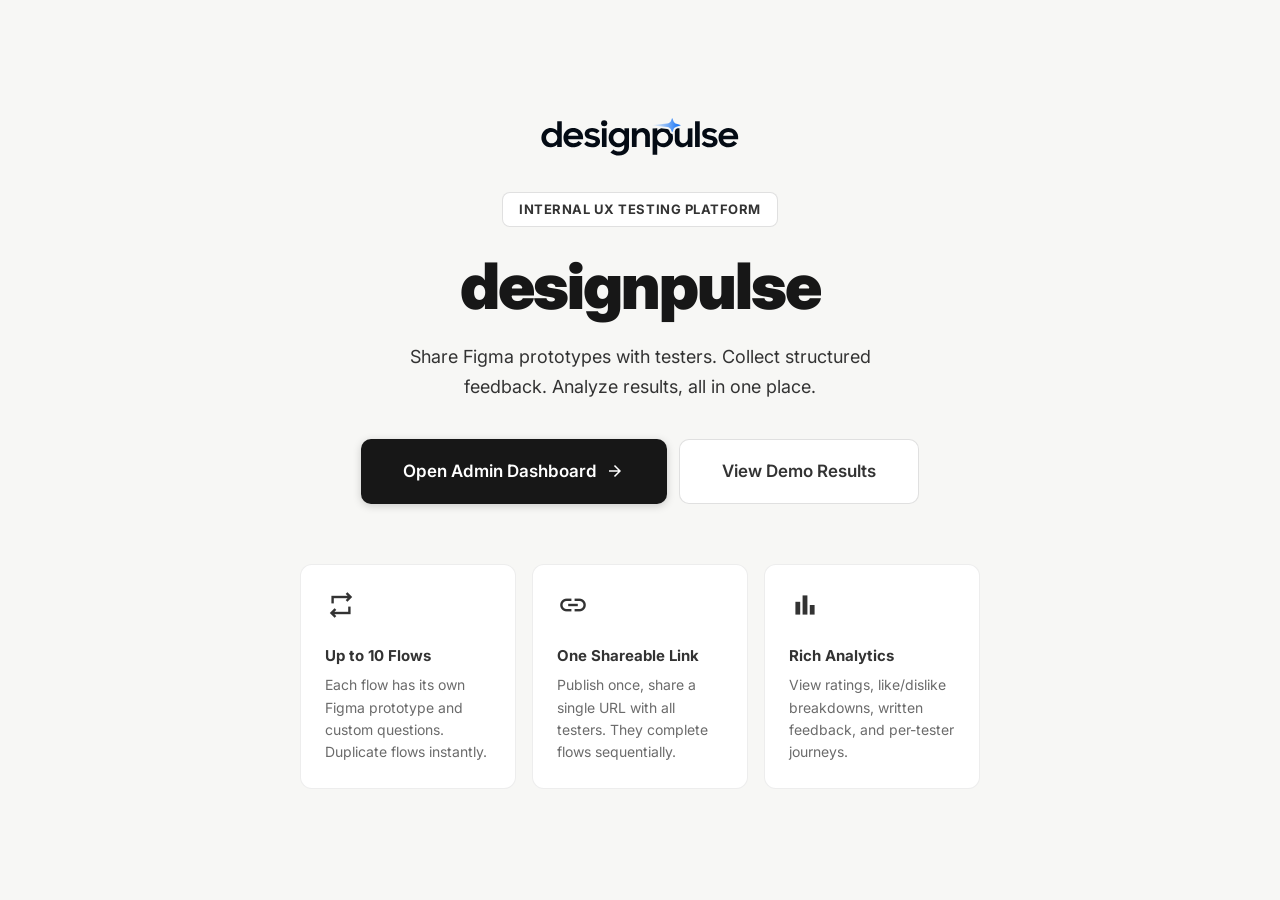
<file: index.html>
<!DOCTYPE html>
<html lang="en">
<head>
  <meta charset="UTF-8">
  <meta name="viewport" content="width=device-width, initial-scale=1.0">
  <title>designpulse · UX Testing Platform</title>
  <meta name="description" content="designpulse - share Figma prototypes with testers and collect structured feedback">
  <link rel="stylesheet" href="css/globals.css">
  <style>
    .hero {
      min-height: 100vh;
      background: var(--bg-surface);
      display: flex;
      align-items: center;
      justify-content: center;
      padding: 40px 20px;
      text-align: center;
    }
    .hero-content { max-width: 680px; }
    .hero-badge {
      display: inline-flex; align-items: center; gap: 8px;
      background: var(--bg-card); border: 1px solid var(--border-default);
      border-radius: var(--radius-sm); padding: 6px 16px;
      font-size: 0.8125rem; font-weight: 700; color: var(--text-secondary);
      letter-spacing: 0.04em; text-transform: uppercase; margin-bottom: 24px;
    }
    .hero-title { font-size: clamp(2.5rem, 6vw, 4rem); font-weight: 900; letter-spacing: -0.03em; line-height: 1.1; margin-bottom: 20px; }
    .hero-subtitle { font-size: 1.125rem; color: var(--text-secondary); line-height: 1.7; margin-bottom: 36px; max-width: 500px; margin-left: auto; margin-right: auto; }
    .hero-cta { display: flex; gap: 12px; justify-content: center; flex-wrap: wrap; }
    .hero-features { display: grid; grid-template-columns: repeat(3, 1fr); gap: 16px; margin-top: 60px; text-align: left; }
    .feature-card {
      background: var(--bg-card); border: 1px solid var(--border-subtle);
      border-radius: var(--radius-xl); padding: 24px;
    }
    .feature-icon { font-size: 1.5rem; margin-bottom: 12px; }
    .feature-title { font-size: 0.9375rem; font-weight: 700; margin-bottom: 6px; }
    .feature-desc { font-size: 0.875rem; color: var(--text-tertiary); line-height: 1.6; }
    @media (max-width: 768px) { .hero-features { grid-template-columns: 1fr; } }
  </style>
</head>
<body>
  <div class="hero">
    <div class="hero-content">
      <img src="designpulse.svg?v=1" alt="designpulse" style="width:200px;height:auto;margin:0 auto 28px">
      <div class="hero-badge">Internal UX Testing Platform</div>
      <h1 class="hero-title">
        designpulse
      </h1>
      <p class="hero-subtitle">
        Share Figma prototypes with testers. Collect structured feedback. Analyze results, all in one place.
      </p>
      <div class="hero-cta">
        <a href="admin/login.html" class="btn btn-primary btn-xl">
          Open Admin Dashboard
          <span class="material-symbols-outlined" aria-hidden="true">arrow_forward</span>
        </a>
        <a href="admin/login.html" class="btn btn-secondary btn-xl">
          View Demo Results
        </a>
      </div>

      <div class="hero-features">
        <div class="feature-card">
          <div class="feature-icon"><span class="material-symbols-outlined icon-lg" aria-hidden="true">repeat</span></div>
          <div class="feature-title">Up to 10 Flows</div>
          <div class="feature-desc">Each flow has its own Figma prototype and custom questions. Duplicate flows instantly.</div>
        </div>
        <div class="feature-card">
          <div class="feature-icon"><span class="material-symbols-outlined icon-lg" aria-hidden="true">link</span></div>
          <div class="feature-title">One Shareable Link</div>
          <div class="feature-desc">Publish once, share a single URL with all testers. They complete flows sequentially.</div>
        </div>
        <div class="feature-card">
          <div class="feature-icon"><span class="material-symbols-outlined icon-lg" aria-hidden="true">bar_chart</span></div>
          <div class="feature-title">Rich Analytics</div>
          <div class="feature-desc">View ratings, like/dislike breakdowns, written feedback, and per-tester journeys.</div>
        </div>
      </div>
    </div>
  </div>

  <script src="js/store.js"></script>
  <script>
    // Auto-redirect if already logged in
    if (DTH.Auth.isLoggedIn()) {
      window.location.href = 'admin/index.html';
    }
  </script>
</body>
</html>
</file>
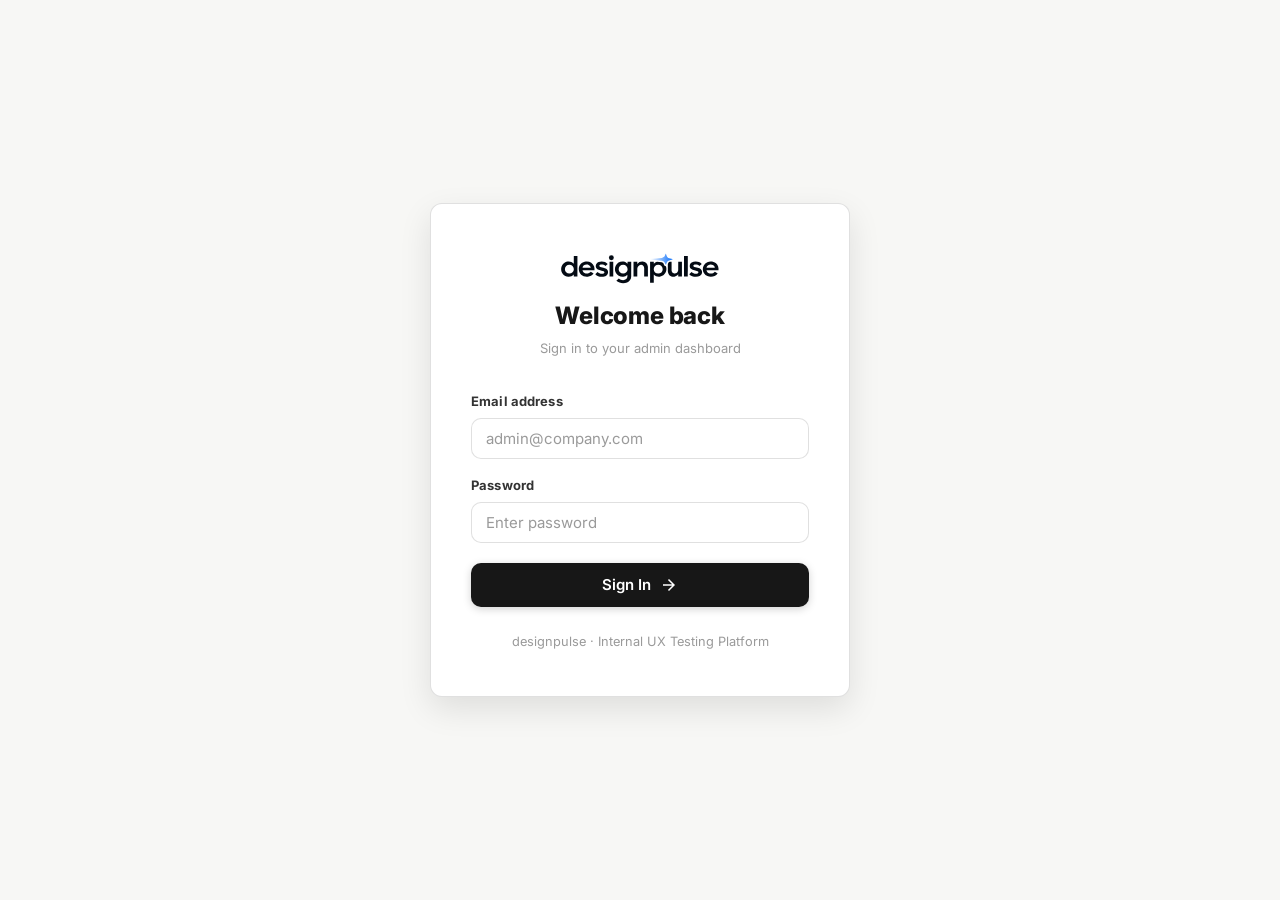
<file: admin/index.html>
<!DOCTYPE html>
<html lang="en">
<head>
  <meta charset="UTF-8">
  <meta name="viewport" content="width=device-width, initial-scale=1.0">
  <title>Dashboard · designpulse</title>
  <meta name="description" content="Admin dashboard for designpulse - manage your UX testing studies">
  <link rel="stylesheet" href="../css/globals.css">
  <style>
    .study-card {
      position: relative;
      display: flex;
      flex-direction: column;
      background: var(--bg-card);
      border: 1px solid var(--border-subtle);
      border-radius: var(--radius-xl);
      overflow: hidden;
      transition: all var(--transition-fast);
      cursor: pointer;
    }
    .study-card:hover {
      border-color: var(--border-default);
      box-shadow: var(--shadow-md);
      transform: translateY(-2px);
    }
    .study-card-delete-btn {
      flex-shrink: 0;
      width: 28px;
      height: 28px;
      border-radius: var(--radius-sm);
      border: 1px solid rgba(239,68,68,0.25);
      background: rgba(239,68,68,0.08);
      color: var(--text-danger);
      display: flex;
      align-items: center;
      justify-content: center;
      opacity: 0;
      transition: opacity var(--transition-fast), background var(--transition-fast);
      cursor: pointer;
    }
    .study-card:hover .study-card-delete-btn { opacity: 1; }
    .study-card-delete-btn:hover { background: rgba(239,68,68,0.16); }
    .study-card-header-tags {
      display: flex;
      align-items: center;
      gap: 8px;
      flex-shrink: 0;
    }
    .study-card-header {
      padding: 22px 24px 16px;
      display: flex;
      align-items: flex-start;
      justify-content: space-between;
      gap: 12px;
    }
    .study-card-meta {
      display: flex;
      gap: 16px;
      padding: 0 24px 16px;
      flex-wrap: wrap;
    }
    .study-meta-stat {
      display: flex;
      align-items: center;
      gap: 5px;
      font-size: 0.8125rem;
      color: var(--text-tertiary);
    }
    .study-meta-stat strong { color: var(--text-secondary); font-weight: 600; }
    .study-card-actions {
      margin-top: auto;
      display: flex;
      gap: 8px;
      padding: 14px 24px;
      border-top: 1px solid var(--border-subtle);
      background: var(--bg-surface);
      flex-wrap: wrap;
    }
    .studies-grid {
      display: grid;
      grid-template-columns: repeat(auto-fill, minmax(340px, 1fr));
      gap: 16px;
    }
    .create-study-btn {
      background: var(--bg-card);
      border: 2px dashed var(--border-default);
      border-radius: var(--radius-xl);
      padding: 40px 24px;
      text-align: center;
      cursor: pointer;
      transition: all var(--transition-normal);
      display: flex;
      flex-direction: column;
      align-items: center;
      gap: 10px;
    }
    .create-study-btn:hover {
      background: var(--bg-card-hover);
      border-color: var(--brand-primary);
      transform: translateY(-2px);
    }
    .create-study-btn .cs-icon {
      width: 52px; height: 52px;
      background: linear-gradient(135deg, var(--brand-accent), var(--brand-primary));
      border-radius: var(--radius-lg);
      display: flex; align-items: center; justify-content: center;
      color: #fff;
      margin-bottom: 4px;
    }
    .completion-bar {
      height: 4px;
      background: var(--bg-card-hover);
      border-radius: 2px;
      overflow: hidden;
      margin: 12px 24px 18px;
    }
    .completion-fill {
      height: 100%;
      border-radius: 2px;
      background: linear-gradient(90deg, var(--brand-primary), var(--brand-accent));
      transition: width 0.6s ease;
    }
    .header-stats {
      display: grid;
      grid-template-columns: repeat(4, 1fr);
      gap: 12px;
    }
    .dashboard-hero {
      position: relative;
      margin: -32px -40px 32px;
      padding: 32px 40px 28px;
      overflow: hidden;
      background-image: url('../top-bg.png');
      background-size: cover;
      background-position: center;
    }
    .dashboard-hero-inner { max-width: 1100px; margin: 0 auto; }
    .dashboard-hero .page-title, .dashboard-hero .page-subtitle { color: #fff; }
    .dashboard-hero .btn-primary {
      background: linear-gradient(135deg, #ffffff, #e2e2e2);
      color: #171717;
      box-shadow: 0 2px 10px rgba(0,0,0,0.25);
    }
    .dashboard-hero .btn-primary:hover:not(:disabled) {
      background: linear-gradient(135deg, #ffffff, #f2f2f2);
      box-shadow: 0 4px 16px rgba(0,0,0,0.3);
    }
    .dashboard-hero .page-subtitle { color: rgba(255,255,255,0.75); }
    .view-toggle {
      display: flex;
      gap: 2px;
      background: var(--bg-surface);
      border: 1px solid var(--border-subtle);
      border-radius: var(--radius-md);
      padding: 3px;
      flex-shrink: 0;
    }
    .view-toggle-btn {
      width: 30px; height: 28px;
      display: flex; align-items: center; justify-content: center;
      border-radius: var(--radius-sm);
      border: none;
      background: transparent;
      color: var(--text-tertiary);
      cursor: pointer;
      transition: all var(--transition-fast);
    }
    .view-toggle-btn.active { background: var(--bg-card); color: var(--text-primary); box-shadow: var(--shadow-sm); }
    .view-toggle-btn:hover:not(.active) { color: var(--text-primary); }
    .studies-list { display: flex; flex-direction: column; gap: 10px; }
    .study-list-row {
      position: relative;
      display: flex;
      align-items: center;
      justify-content: space-between;
      gap: 16px;
      background: var(--bg-card);
      border: 1px solid var(--border-subtle);
      border-radius: var(--radius-lg);
      padding: 16px 20px;
      cursor: pointer;
      transition: all var(--transition-fast);
      flex-wrap: wrap;
    }
    .study-list-row:hover { border-color: var(--border-default); box-shadow: var(--shadow-sm); }
    .study-list-info { flex: 1; min-width: 220px; }
    .study-list-title-row { display: flex; align-items: center; gap: 10px; margin-bottom: 4px; flex-wrap: wrap; }
    .study-list-title-row h3 { font-size: 0.9375rem; }
    .study-list-meta { display: flex; align-items: center; gap: 8px; font-size: 0.8125rem; color: var(--text-tertiary); flex-wrap: wrap; }
    .study-list-actions { display: flex; gap: 8px; flex-wrap: wrap; align-items: center; }
  </style>
</head>
<body>
  <div id="toast-container"></div>

  <div class="admin-layout">
    <!-- SIDEBAR -->
    <aside class="sidebar" id="sidebar">
      <div class="sidebar-logo">
        <div class="logo-mark">
          <img src="../designpulse.svg?v=1" alt="designpulse" class="logo-wordmark">
        </div>
      </div>
      <nav class="sidebar-nav">
        <span class="nav-label">Menu</span>
        <button class="nav-item active" id="nav-dashboard" onclick="UI.navigate('index.html')">
          <span class="material-symbols-outlined nav-icon" aria-hidden="true">dashboard</span> Dashboard
        </button>
        <button class="nav-item" id="nav-studies" onclick="UI.navigate('index.html')">
          <span class="material-symbols-outlined nav-icon" aria-hidden="true">assignment</span> Studies
        </button>
        <button class="nav-item" id="nav-create" onclick="UI.navigate('create.html')">
          <span class="material-symbols-outlined nav-icon" aria-hidden="true">add</span> Create Study
        </button>
        <span class="nav-label">Account</span>
        <button class="nav-item" id="nav-logout" onclick="handleLogout()">
          <span class="material-symbols-outlined nav-icon" aria-hidden="true">logout</span> Sign Out
        </button>
      </nav>
    </aside>

    <!-- MAIN -->
    <main class="admin-main">
      <div class="dashboard-hero">
        <div class="dashboard-hero-inner">
          <div class="page-header">
            <div>
              <h1 class="page-title">Dashboard</h1>
              <p class="page-subtitle">Manage your UX testing studies and view results</p>
            </div>
            <div class="page-actions">
              <button class="btn btn-primary" onclick="UI.navigate('create.html')">
                <span class="material-symbols-outlined" aria-hidden="true">add</span> Create New Study
              </button>
            </div>
          </div>

          <!-- Search -->
          <div style="position:relative;max-width:420px;margin-bottom:20px">
            <span class="material-symbols-outlined icon-sm" style="position:absolute;left:14px;top:50%;transform:translateY(-50%);color:var(--text-muted)" aria-hidden="true">search</span>
            <input type="text" id="study-search" class="form-input" placeholder="Search studies..." style="padding-left:40px" oninput="renderPage()">
          </div>

          <!-- Global stats -->
          <div class="header-stats" id="header-stats"></div>
        </div>
      </div>

      <div class="page-container">
        <!-- Studies -->
        <div class="section-header">
          <span class="section-title">Recent Studies</span>
          <div class="section-line"></div>
          <div class="view-toggle">
            <button class="view-toggle-btn active" id="view-grid-btn" onclick="setViewMode('grid')" title="Grid view">
              <span class="material-symbols-outlined icon-sm" aria-hidden="true">grid_view</span>
            </button>
            <button class="view-toggle-btn" id="view-list-btn" onclick="setViewMode('list')" title="List view">
              <span class="material-symbols-outlined icon-sm" aria-hidden="true">view_list</span>
            </button>
          </div>
        </div>

        <div class="studies-grid" id="studies-grid">
          <div style="text-align:center;padding:60px 20px;color:var(--text-muted)">Loading...</div>
        </div>
      </div>
    </main>
  </div>

  <script src="../js/store.js"></script>
  <script src="../js/ui.js"></script>
  <script>
    // Auth guard
    if (!DTH.Auth.isLoggedIn()) {
      window.location.href = 'login.html';
    }

    function handleLogout() {
      DTH.Auth.logout();
      window.location.href = 'login.html';
    }

    async function renderStats(studies) {
      const totalStudies = studies.length;
      const statsList = await Promise.all(studies.map(s => DTH.Analytics.studyStats(s.id)));
      const totalTesters = statsList.reduce((sum, st) => sum + st.total, 0);
      const published = studies.filter(s => s.status === 'published').length;

      document.getElementById('header-stats').innerHTML = `
        <div class="stat-card">
          <div class="stat-value">${totalStudies}</div>
          <div class="stat-label">Total Studies</div>
        </div>
        <div class="stat-card">
          <div class="stat-value">${published}</div>
          <div class="stat-label">Published</div>
        </div>
        <div class="stat-card">
          <div class="stat-value">${totalTesters}</div>
          <div class="stat-label">Total Testers</div>
        </div>
        <div class="stat-card">
          <div class="stat-value">${studies.length > 0 ? Math.round((published / totalStudies) * 100) : 0}%</div>
          <div class="stat-label">Active Rate</div>
        </div>
      `;
    }

    async function copyLink(slug, e) {
      e.stopPropagation();
      const base = window.location.href.replace(/\/admin\/.*/, '');
      const url = base + '/test/study-intro.html?slug=' + slug;
      await UI.copyToClipboard(url);
      UI.toast('Tester link copied!', 'success');
    }

    async function closeStudy(id, e) {
      e.stopPropagation();
      const ok = await UI.confirm('Close this study? Testers will no longer be able to start new test sessions.', {
        title: 'Close Study', confirmText: 'Close Study', cancelText: 'Cancel', danger: true
      });
      if (ok) {
        await DTH.Studies.close(id);
        await renderPage();
        UI.toast('Study closed', 'info');
      }
    }

    async function deleteStudy(id, name, e) {
      e.stopPropagation();
      const ok = await UI.confirm(`Delete "${name}"? This will permanently remove the study and all its data.`, {
        title: 'Delete Study', confirmText: 'Delete', cancelText: 'Cancel', danger: true
      });
      if (ok) {
        await DTH.Studies.delete(id);
        await renderPage();
        UI.toast('Study deleted', 'info');
      }
    }

    function escHtml(str) {
      return String(str || '').replace(/&/g,'&amp;').replace(/</g,'&lt;').replace(/>/g,'&gt;').replace(/"/g,'&quot;').replace(/'/g,'&#39;');
    }

    // ===== VIEW MODE (grid / list) =====
    let viewMode = 'grid';

    function setViewMode(mode) {
      viewMode = mode;
      document.getElementById('view-grid-btn').classList.toggle('active', mode === 'grid');
      document.getElementById('view-list-btn').classList.toggle('active', mode === 'list');
      renderPage();
    }

    function studyActionButtons(study) {
      return `
        <button class="btn btn-secondary btn-sm" onclick="window.location.href='edit.html?id=${study.id}'">
          <span class="material-symbols-outlined icon-sm" aria-hidden="true">edit</span> Edit
        </button>
        <button class="btn btn-secondary btn-sm" onclick="window.location.href='../results/results-template.html?slug=${study.slug}'">
          <span class="material-symbols-outlined icon-sm" aria-hidden="true">bar_chart</span> Results
        </button>
        ${study.status === 'published' ? `
          <button class="btn btn-secondary btn-sm" onclick="copyLink('${study.slug}', event)" title="Copy tester link">
            <span class="material-symbols-outlined icon-sm" aria-hidden="true">link</span> Copy Link
          </button>
        ` : `
          <button class="btn btn-primary btn-sm" onclick="window.location.href='edit.html?id=${study.id}'">
            Publish
          </button>
        `}
        ${study.status === 'published' ? `
          <button class="btn btn-ghost btn-sm" onclick="closeStudy('${study.id}', event)">Close</button>
        ` : ''}
      `;
    }

    async function renderStudyCard(study) {
      const stats = await DTH.Analytics.studyStats(study.id);
      const flowCount = (study.flows || []).length;

      return `
        <div class="study-card" onclick="window.location.href='edit.html?id=${study.id}'">
          <div class="study-card-header">
            <div>
              <h3 style="font-size:0.9375rem;margin-bottom:6px">${study.name}</h3>
              <span style="font-size:0.8rem;color:var(--text-muted)">${UI.formatDate(study.created_at)}</span>
            </div>
            <div class="study-card-header-tags">
              ${UI.statusBadge(study.status)}
              <button class="study-card-delete-btn" onclick="deleteStudy('${study.id}','${study.name.replace(/'/g,"\\'")}',event)" title="Delete study">
                <span class="material-symbols-outlined icon-sm" aria-hidden="true">delete</span>
              </button>
            </div>
          </div>

          <div class="completion-bar">
            <div class="completion-fill" style="width:${stats.completionRate}%"></div>
          </div>

          <div class="study-card-meta">
            <div class="study-meta-stat"><span class="material-symbols-outlined icon-xs" aria-hidden="true">bar_chart</span> <strong>${flowCount}</strong> flows</div>
            <div class="study-meta-stat"><span class="material-symbols-outlined icon-xs" aria-hidden="true">group</span> <strong>${stats.total}</strong> testers</div>
            <div class="study-meta-stat"><span class="material-symbols-outlined icon-xs" aria-hidden="true">check_circle</span> <strong>${stats.completed}</strong> completed</div>
            <div class="study-meta-stat"><span class="material-symbols-outlined icon-xs" aria-hidden="true">trending_up</span> <strong>${stats.completionRate}%</strong> completion</div>
          </div>

          <div class="study-card-actions" onclick="event.stopPropagation()">
            ${studyActionButtons(study)}
          </div>
        </div>
      `;
    }

    async function renderStudyListRow(study) {
      const stats = await DTH.Analytics.studyStats(study.id);
      const flowCount = (study.flows || []).length;

      return `
        <div class="study-list-row" onclick="window.location.href='edit.html?id=${study.id}'">
          <div class="study-list-info">
            <div class="study-list-title-row">
              <h3>${study.name}</h3>
              ${UI.statusBadge(study.status)}
            </div>
            <div class="study-list-meta">
              <span>${UI.formatDate(study.created_at)}</span>
              <span>·</span>
              <span>${flowCount} flow${flowCount !== 1 ? 's' : ''}</span>
              <span>·</span>
              <span>${stats.total} testers</span>
              <span>·</span>
              <span>${stats.completionRate}% completion</span>
            </div>
          </div>
          <div class="study-list-actions" onclick="event.stopPropagation()">
            ${studyActionButtons(study)}
            <button class="btn btn-ghost btn-icon" onclick="deleteStudy('${study.id}','${study.name.replace(/'/g,"\\'")}',event)" title="Delete study">
              <span class="material-symbols-outlined icon-sm" aria-hidden="true">delete</span>
            </button>
          </div>
        </div>
      `;
    }

    async function renderPage() {
      const grid = document.getElementById('studies-grid');
      grid.className = viewMode === 'list' ? 'studies-list' : 'studies-grid';
      grid.innerHTML = '<div style="text-align:center;padding:60px 20px;color:var(--text-muted)">Loading...</div>';

      let allStudies;
      try {
        allStudies = await DTH.Studies.getAll();
      } catch (err) {
        console.error(err);
        grid.innerHTML = '<div style="grid-column:1/-1;text-align:center;padding:60px 20px;color:var(--text-danger)">Could not load studies. Check your connection and try again.</div>';
        return;
      }

      await renderStats(allStudies);

      if (allStudies.length === 0) {
        grid.innerHTML = `
          <div class="create-study-btn" onclick="UI.navigate('create.html')">
            <div class="cs-icon"><span class="material-symbols-outlined icon-lg" aria-hidden="true">add</span></div>
            <div style="font-size:1rem;font-weight:700;color:var(--text-primary)">Create your first study</div>
            <div style="font-size:0.875rem;color:var(--text-tertiary)">Start collecting UX feedback</div>
          </div>
        `;
        return;
      }

      const query = (document.getElementById('study-search')?.value || '').trim().toLowerCase();
      const studies = query ? allStudies.filter(s => s.name.toLowerCase().includes(query)) : allStudies;

      if (studies.length === 0) {
        grid.innerHTML = `
          <div style="grid-column:1/-1;text-align:center;padding:60px 20px;color:var(--text-muted)">
            <span class="material-symbols-outlined" style="font-size:2.5rem;margin-bottom:12px;display:block" aria-hidden="true">search_off</span>
            No studies match "${escHtml(query)}"
          </div>
        `;
        return;
      }

      const renderFn = viewMode === 'list' ? renderStudyListRow : renderStudyCard;
      const cards = await Promise.all(studies.map(renderFn));
      grid.innerHTML = cards.join('');
    }

    renderPage();
  </script>
</body>
</html>
</file>
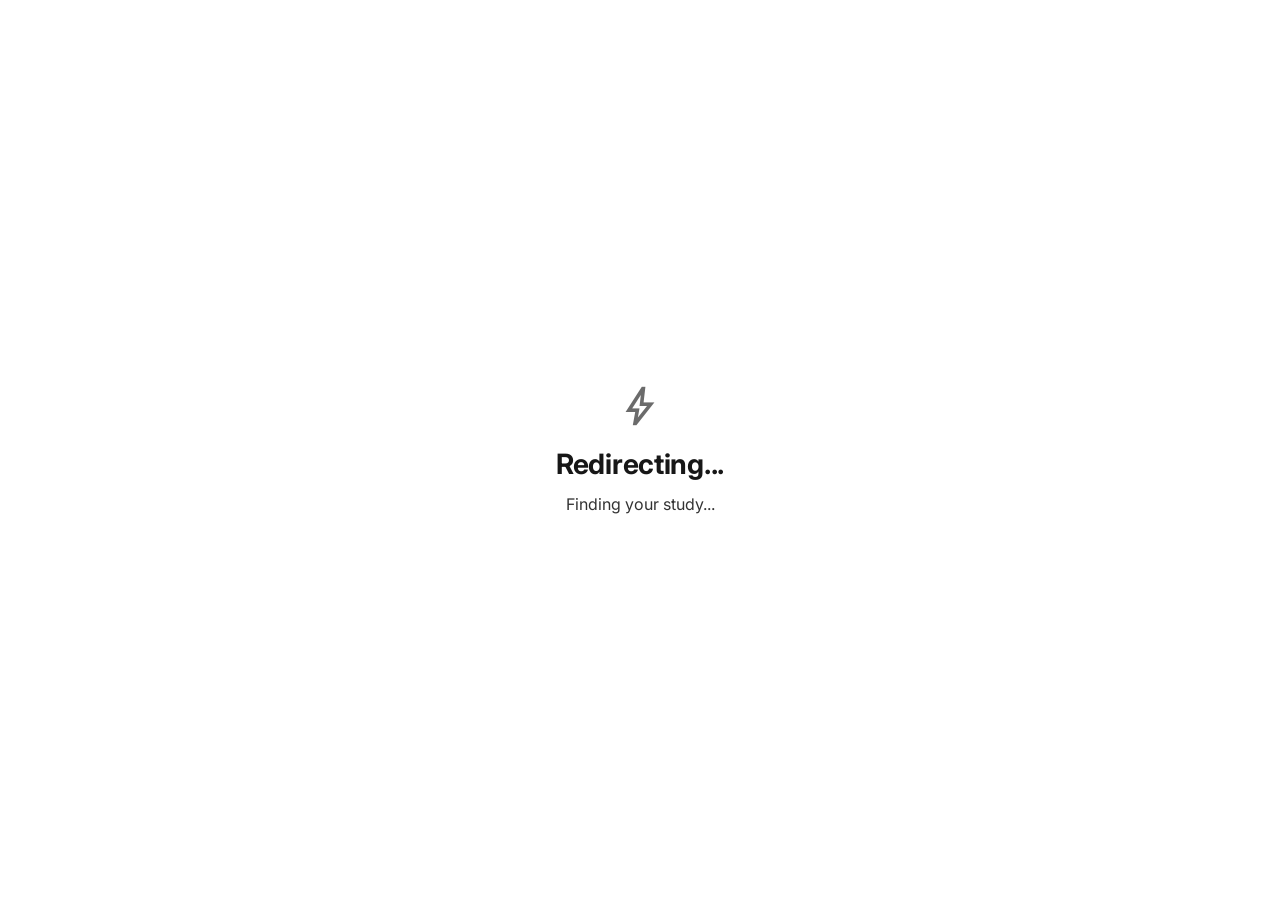
<file: test/index.html>
<!DOCTYPE html>
<html lang="en">
<head>
  <meta charset="UTF-8">
  <meta name="viewport" content="width=device-width, initial-scale=1.0">
  <title>Generate Study Pages · designpulse</title>
  <link rel="stylesheet" href="../css/globals.css">
</head>
<body>
  <div style="min-height:100vh;display:flex;align-items:center;justify-content:center;background:var(--bg-base);padding:20px">
    <div style="text-align:center;max-width:500px">
      <span class="material-symbols-outlined" style="font-size:3rem;margin-bottom:16px;color:var(--text-tertiary)" aria-hidden="true">bolt</span>
      <h2 style="margin-bottom:8px">Redirecting...</h2>
      <p style="color:var(--text-secondary)">Finding your study...</p>
    </div>
  </div>

  <script src="../js/store.js"></script>
  <script>
    // This page handles ALL /test/*.html requests by detecting the slug from the URL
    // and redirecting to the proper session flow

    (async () => {
      const pathParts = window.location.pathname.split('/');
      const filename = pathParts[pathParts.length - 1];
      const slug = filename.replace('.html', '');

      if (slug === '_template' || slug === 'index') {
        // Already on template, do nothing
        return;
      }

      // Redirect to the generic router with slug embedded
      // The index.html in test/ will handle it
      // We just need to make sure index.html can read the slug from window.location
      // Since static HTML can't route dynamically, we re-use index.html logic inline
      let study = null;
      try {
        study = await DTH.Studies.getBySlug(slug);
      } catch (err) {
        console.error(err);
      }

      if (study) {
        // Store the target slug and redirect to index with query param
        window.location.replace('index.html?slug=' + encodeURIComponent(slug));
      } else {
        document.body.innerHTML = `
          <div style="min-height:100vh;display:flex;align-items:center;justify-content:center;background:var(--bg-base);padding:20px">
            <div style="text-align:center;max-width:400px">
              <span class="material-symbols-outlined" style="font-size:3rem;margin-bottom:16px;color:var(--text-muted)" aria-hidden="true">search</span>
              <h2 style="margin-bottom:8px">Study Not Found</h2>
              <p style="color:var(--text-secondary)">No study with slug: <code style="background:var(--bg-surface);border:1px solid var(--border-default);color:var(--text-primary);padding:2px 8px;border-radius:4px">${slug}</code></p>
            </div>
          </div>
        `;
      }
    })();
  </script>
</body>
</html>
</file>
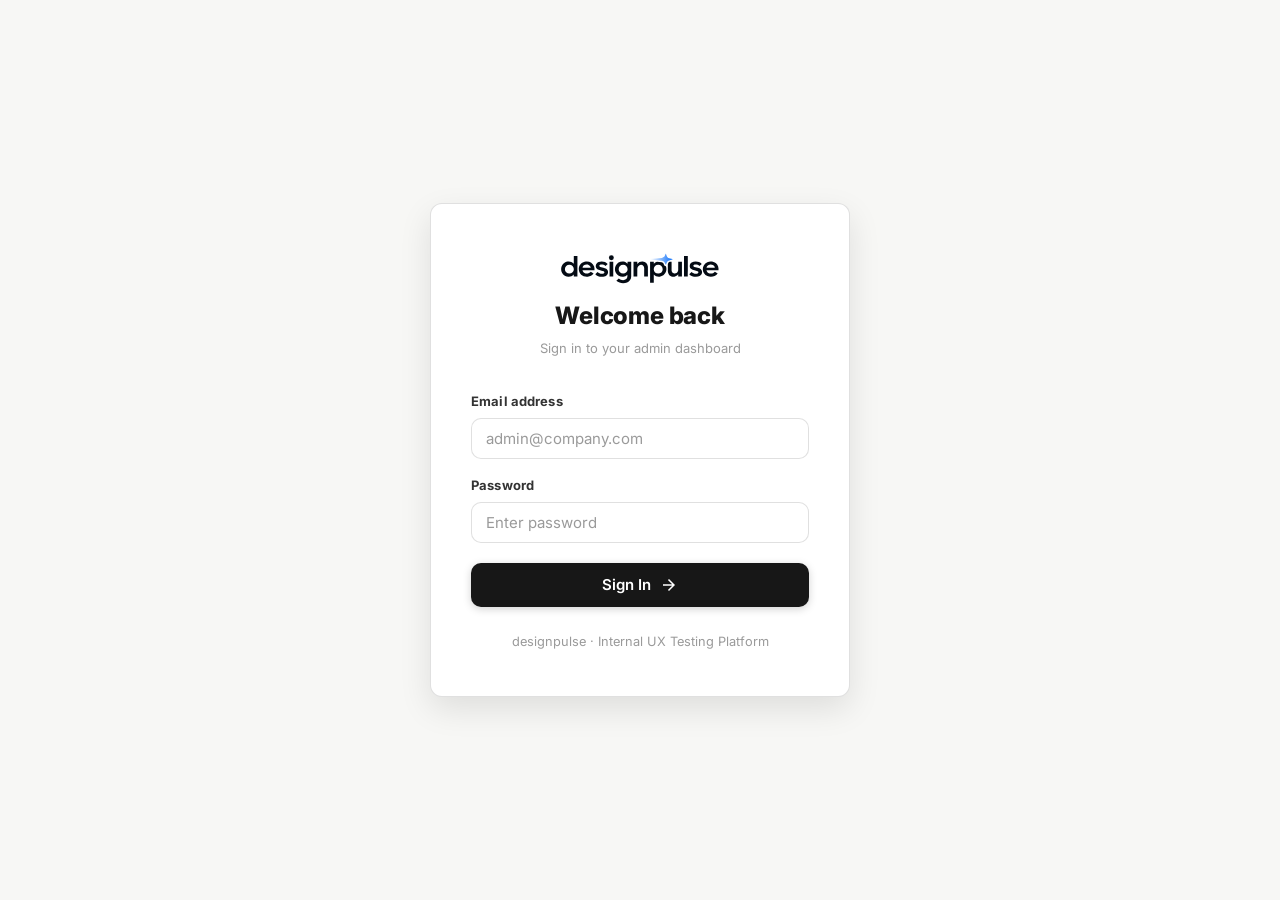
<file: admin/create.html>
<!DOCTYPE html>
<html lang="en">
<head>
  <meta charset="UTF-8">
  <meta name="viewport" content="width=device-width, initial-scale=1.0">
  <title>Create Study · designpulse</title>
  <meta name="description" content="Create a new UX testing study with flows and questions">
  <link rel="stylesheet" href="../css/globals.css">
  <style>
    .section-card {
      background: var(--bg-card);
      border: 1px solid var(--border-subtle);
      border-radius: var(--radius-xl);
      overflow: hidden;
      margin-bottom: 20px;
    }
    .section-card-header {
      padding: 18px 24px;
      border-bottom: 1px solid var(--border-subtle);
      display: flex; align-items: center; gap: 12px;
      background: var(--bg-surface);
    }
    .section-card-body { padding: 24px; display: flex; flex-direction: column; gap: 18px; }

    .flow-list { display: flex; flex-direction: column; gap: 12px; }

    .add-flow-area {
      display: flex; align-items: center; justify-content: center;
      gap: 10px; padding: 20px;
      border: 2px dashed var(--border-default);
      border-radius: var(--radius-lg);
      cursor: pointer;
      transition: all var(--transition-fast);
      color: var(--text-tertiary);
      font-size: 0.875rem;
      font-weight: 500;
    }
    .add-flow-area:hover { border-color: var(--brand-primary); color: var(--text-primary); background: var(--bg-card-hover); }
    .add-flow-area.disabled { opacity: 0.4; cursor: not-allowed; pointer-events: none; }

    .options-list { display: flex; flex-direction: column; gap: 8px; }
    .option-row {
      display: flex; align-items: center; gap: 8px;
    }
    .option-row .option-input { flex: 1; }
    .option-row .option-color-input { width: 96px; flex: none; font-family: var(--font-mono); font-size: 0.8125rem; }
    .option-color-preview { width: 24px; height: 24px; border-radius: 50%; border: 1px solid var(--border-default); flex-shrink: 0; }
    .option-remove { color: var(--text-muted); cursor: pointer; background: none; border: none; padding: 4px; transition: color var(--transition-fast); display: inline-flex; }
    .option-remove:hover { color: var(--text-danger); }

    .figma-links-list { display: flex; flex-direction: column; gap: 8px; }
    .figma-link-row { display: flex; align-items: center; gap: 8px; }
    .figma-link-label { width: 76px; flex: none; }
    .figma-link-url { flex: 1; }

    .question-list-admin { display: flex; flex-direction: column; gap: 8px; }

    .q-admin-card {
      background: var(--bg-surface);
      border: 1px solid var(--border-subtle);
      border-radius: var(--radius-lg);
      padding: 14px 16px;
      display: flex; align-items: flex-start; gap: 12px;
      transition: border-color var(--transition-fast);
    }
    .q-admin-card:hover { border-color: var(--border-default); }

    .q-admin-info { flex: 1; min-width: 0; }
    .q-admin-text { font-size: 0.875rem; font-weight: 600; color: var(--text-primary); margin-bottom: 4px; overflow: hidden; text-overflow: ellipsis; white-space: nowrap; }
    .q-admin-meta { font-size: 0.75rem; color: var(--text-muted); display: flex; gap: 8px; align-items: center; }
    .q-admin-actions { display: flex; gap: 4px; align-items: center; flex-shrink: 0; }

    .settings-grid { display: grid; grid-template-columns: 1fr 1fr; gap: 16px; }

    .publish-panel {
      background: rgba(16,185,129,0.06);
      border: 1px solid rgba(16,185,129,0.25);
      border-radius: var(--radius-xl);
      padding: 28px;
      margin-top: 24px;
    }

    .sticky-bar {
      position: sticky;
      bottom: 0;
      background: var(--bg-surface);
      border-top: 1px solid var(--border-subtle);
      padding: 14px 24px;
      display: flex;
      align-items: center;
      justify-content: space-between;
      gap: 12px;
      z-index: 50;
      margin: 0 -40px;
    }

    @media (max-width: 768px) {
      .settings-grid { grid-template-columns: 1fr; }
      .sticky-bar { margin: 0 -20px; }
    }
    #publish-btn-2 {
      background: var(--brand-primary);
      box-shadow: 0 2px 8px rgba(0,0,0,0.18);
    }
    #publish-btn-2:hover:not(:disabled) {
      background: var(--brand-primary-dark);
      box-shadow: 0 4px 14px rgba(0,0,0,0.26);
    }
    .sidebar-sections-list { display: flex; flex-direction: column; gap: 2px; }
    .sidebar-flow-item {
      display: flex;
      align-items: center;
      gap: 10px;
      padding: 8px 12px;
      border-radius: var(--radius-md);
      font-size: 0.875rem;
      font-weight: 500;
      color: var(--text-secondary);
      cursor: pointer;
      border: none;
      background: transparent;
      width: 100%;
      text-align: left;
      transition: all var(--transition-fast);
    }
    .sidebar-flow-item:hover { background: var(--bg-card-hover); color: var(--text-primary); }
    .sidebar-flow-icon {
      width: 26px; height: 26px;
      flex-shrink: 0;
      border-radius: var(--radius-sm);
      background: var(--bg-card-hover);
      display: flex;
      align-items: center;
      justify-content: center;
      color: var(--text-tertiary);
    }
    .sidebar-flow-label {
      flex: 1;
      min-width: 0;
      overflow: hidden;
      text-overflow: ellipsis;
      white-space: nowrap;
    }
  </style>
</head>
<body>
  <div id="toast-container"></div>

  <div class="admin-layout">
    <aside class="sidebar" id="sidebar">
      <div class="sidebar-logo">
        <div class="logo-mark">
          <img src="../designpulse.svg?v=1" alt="designpulse" class="logo-wordmark">
        </div>
      </div>
      <nav class="sidebar-nav">
        <span class="nav-label">Sections</span>
        <button class="sidebar-flow-item" onclick="jumpToSection('study-details-card')">
          <span class="sidebar-flow-icon"><span class="material-symbols-outlined icon-xs" aria-hidden="true">front_hand</span></span>
          <span class="sidebar-flow-label">Welcome screen</span>
        </button>
        <div class="sidebar-sections-list" id="sidebar-sections-list"></div>
      </nav>
    </aside>

    <main class="admin-main">
      <div class="page-container">
        <div class="page-header">
          <div>
            <h1 class="page-title" id="page-title-text">Create New Study</h1>
            <p class="page-subtitle">Build your UX testing study with flows and questions</p>
          </div>
        </div>

        <!-- STUDY DETAILS -->
        <div class="section-card" id="study-details-card">
          <div class="section-card-header">
            <span class="material-symbols-outlined" aria-hidden="true">assignment</span>
            <div>
              <h3>Study Details</h3>
              <p style="font-size:0.8rem;color:var(--text-muted);margin:0">Basic information about this study</p>
            </div>
          </div>
          <div class="section-card-body">
            <div class="form-group">
              <label class="form-label" for="study-name">Study Name <span class="required">*</span></label>
              <input id="study-name" type="text" class="form-input" placeholder="e.g. FastTV Home Screen Evaluation" oninput="markDirty()">
            </div>
            <div class="form-group">
              <label class="form-label" for="study-desc">Description</label>
              <textarea id="study-desc" class="form-textarea" placeholder="Describe the purpose of this study..." oninput="markDirty()" rows="2"></textarea>
            </div>
            <div class="form-group">
              <label class="form-label" for="study-instructions">Tester Instructions</label>
              <textarea id="study-instructions" class="form-textarea" placeholder="Instructions shown to testers before they start..." oninput="markDirty()" rows="3"></textarea>
            </div>
            <div class="form-group">
              <label class="form-label" for="study-slug">URL Slug</label>
              <div style="display:flex;gap:8px">
                <input id="study-slug" type="text" class="form-input" placeholder="fasttv-home-screen" oninput="markDirty()" style="font-family:var(--font-mono);font-size:0.875rem">
              </div>
              <span class="form-hint">Customise the URL: /test/<span id="slug-preview">your-slug</span>.html</span>
            </div>
          </div>
        </div>

        <!-- FLOW BUILDER -->
        <div class="section-card">
          <div class="section-card-header">
            <span class="material-symbols-outlined" aria-hidden="true">repeat</span>
            <div style="flex:1">
              <h3>Flow Builder</h3>
              <p style="font-size:0.8rem;color:var(--text-muted);margin:0">Add up to 10 prototype flows</p>
            </div>
            <span id="flow-count-badge" style="font-size:0.8rem;color:var(--text-muted)">0 / 10</span>
          </div>
          <div style="padding:20px">
            <div class="flow-list" id="flow-list"></div>
            <div id="add-flow-area" class="add-flow-area" onclick="addFlow()">
              <span class="material-symbols-outlined" aria-hidden="true">add</span>
              <span>Add Flow</span>
            </div>
          </div>
        </div>

        <!-- STUDY SETTINGS -->
        <div class="section-card">
          <div class="section-card-header">
            <span class="material-symbols-outlined" aria-hidden="true">settings</span>
            <div>
              <h3>Study Settings</h3>
              <p style="font-size:0.8rem;color:var(--text-muted);margin:0">Configure tester experience</p>
            </div>
          </div>
          <div class="section-card-body">
            <div class="settings-grid">
              <label class="toggle-wrapper" for="setting-name">
                <div class="toggle"><input type="checkbox" id="setting-name" checked onchange="markDirty()"><div class="toggle-track"></div></div>
                <span class="toggle-label">Collect tester name</span>
              </label>
              <label class="toggle-wrapper" for="setting-email">
                <div class="toggle"><input type="checkbox" id="setting-email" onchange="markDirty()"><div class="toggle-track"></div></div>
                <span class="toggle-label">Collect email (optional)</span>
              </label>
              <label class="toggle-wrapper" for="setting-progress">
                <div class="toggle"><input type="checkbox" id="setting-progress" checked onchange="markDirty()"><div class="toggle-track"></div></div>
                <span class="toggle-label">Show progress indicator</span>
              </label>
              <label class="toggle-wrapper" for="setting-back">
                <div class="toggle"><input type="checkbox" id="setting-back" checked onchange="markDirty()"><div class="toggle-track"></div></div>
                <span class="toggle-label">Allow tester to go back</span>
              </label>
              <label class="toggle-wrapper" for="setting-random">
                <div class="toggle"><input type="checkbox" id="setting-random" onchange="markDirty()"><div class="toggle-track"></div></div>
                <span class="toggle-label">Randomize flow order</span>
              </label>
              <label class="toggle-wrapper" for="setting-anon">
                <div class="toggle"><input type="checkbox" id="setting-anon" onchange="markDirty()"><div class="toggle-track"></div></div>
                <span class="toggle-label">Allow anonymous testing</span>
              </label>
            </div>
          </div>
        </div>

        <!-- PUBLISH PANEL -->
        <div class="publish-panel" id="publish-panel" style="display:none">
          <div style="display:flex;align-items:flex-start;gap:16px;flex-wrap:wrap">
            <div style="flex:1">
              <h3 style="color:var(--text-success);margin-bottom:8px;display:flex;align-items:center;gap:8px"><span class="material-symbols-outlined" aria-hidden="true">celebration</span> Study Published!</h3>
              <p style="font-size:0.9rem;color:var(--text-secondary);margin-bottom:16px">Share this link with your testers</p>
              <div class="copy-field" id="tester-link-field">
                <input class="copy-field-url" id="tester-link-url" readonly value="">
                <button class="btn btn-primary btn-sm" onclick="copyTesterLink()">Copy</button>
              </div>
            </div>
            <div style="display:flex;flex-direction:column;gap:8px">
              <button class="btn btn-secondary btn-sm" onclick="openTesterLink()">Open Test <span class="material-symbols-outlined icon-sm" aria-hidden="true">arrow_forward</span></button>
              <button class="btn btn-secondary btn-sm" id="view-results-btn" onclick="viewResults()"><span class="material-symbols-outlined icon-sm" aria-hidden="true">bar_chart</span> View Results</button>
            </div>
          </div>
        </div>

        <div style="height:80px"></div>

      </div>

      <!-- STICKY SAVE BAR -->
      <div class="sticky-bar">
        <div class="save-status" id="save-status">Draft</div>
        <div style="display:flex;gap:10px">
          <button class="btn btn-secondary" onclick="UI.navigate('index.html')"><span class="material-symbols-outlined icon-sm" aria-hidden="true">arrow_back</span> Back to Dashboard</button>
          <button class="btn btn-success" id="publish-btn-2" onclick="publishStudy()"><span class="material-symbols-outlined icon-sm" aria-hidden="true">rocket_launch</span> Publish Study</button>
        </div>
      </div>
    </main>
  </div>

  <!-- QUESTION EDITOR MODAL content injected dynamically -->

  <script src="../js/store.js"></script>
  <script src="../js/ui.js"></script>
  <script>
    if (!DTH.Auth.isLoggedIn()) { window.location.href = 'login.html'; }

    // ===== STATE =====
    let studyId = null;
    let isDirty = false;
    let editMode = false;
    let currentStudy = null; // local cache of the study, refreshed after each mutation

    // Check if editing
    const urlParams = new URLSearchParams(window.location.search);
    const editId = urlParams.get('id');
    if (editId) {
      studyId = editId;
      editMode = true;
      document.getElementById('page-title-text').textContent = 'Edit Study';
      document.getElementById('publish-btn-2').innerHTML = '<span class="material-symbols-outlined icon-sm" aria-hidden="true">rocket_launch</span> Save & Publish';
    }

    // ===== INIT =====
    async function init() {
      setupSlugSync();
      if (editMode && studyId) {
        await loadStudyForEdit();
      } else {
        paintFlows();
      }
    }

    async function loadStudyForEdit() {
      try {
        currentStudy = await DTH.Studies.getById(studyId);
      } catch (err) {
        console.error(err);
        UI.toast('Could not load this study. Check your connection.', 'error');
        return;
      }
      const study = currentStudy;
      if (!study) {
        UI.toast('Study not found', 'error');
        return;
      }

      document.getElementById('study-name').value = study.name;
      document.getElementById('study-desc').value = study.description || '';
      document.getElementById('study-instructions').value = study.instructions || '';
      document.getElementById('study-slug').value = study.slug;
      document.getElementById('slug-preview').textContent = study.slug;

      if (study.settings) {
        document.getElementById('setting-name').checked = study.settings.collectName !== false;
        document.getElementById('setting-email').checked = !!study.settings.collectEmail;
        document.getElementById('setting-progress').checked = study.settings.showProgress !== false;
        document.getElementById('setting-back').checked = study.settings.allowBack !== false;
        document.getElementById('setting-random').checked = !!study.settings.randomizeFlows;
        document.getElementById('setting-anon').checked = !!study.settings.allowAnonymous;
      }

      if (study.status === 'published') {
        showPublishPanel(study);
      }

      paintFlows();
      document.getElementById('save-status').textContent = study.status === 'published' ? 'Published' : 'Draft';
    }

    function setupSlugSync() {
      const nameInput = document.getElementById('study-name');
      const slugInput = document.getElementById('study-slug');

      nameInput.addEventListener('input', () => {
        if (!editMode || !slugInput.value) {
          const slug = DTH.slugify(nameInput.value);
          slugInput.value = slug;
          document.getElementById('slug-preview').textContent = slug || 'your-slug';
        }
      });

      slugInput.addEventListener('input', () => {
        document.getElementById('slug-preview').textContent = slugInput.value || 'your-slug';
      });
    }

    // ===== DIRTY TRACKING / AUTOSAVE =====
    let autosaveTimer = null;

    function markDirty() {
      isDirty = true;
      document.getElementById('save-status').innerHTML = '<div class="spinner"></div> Saving...';
      clearTimeout(autosaveTimer);
      autosaveTimer = setTimeout(() => { saveStudy({ silent: true }); }, 1000);
    }

    function markClean() {
      isDirty = false;
    }

    // ===== GET STUDY DATA FROM FORM =====
    function getStudyData() {
      return {
        name: document.getElementById('study-name').value.trim(),
        description: document.getElementById('study-desc').value.trim(),
        instructions: document.getElementById('study-instructions').value.trim(),
        slug: document.getElementById('study-slug').value.trim() || DTH.slugify(document.getElementById('study-name').value),
        settings: {
          collectName: document.getElementById('setting-name').checked,
          collectEmail: document.getElementById('setting-email').checked,
          showProgress: document.getElementById('setting-progress').checked,
          allowBack: document.getElementById('setting-back').checked,
          randomizeFlows: document.getElementById('setting-random').checked,
          allowAnonymous: document.getElementById('setting-anon').checked,
        }
      };
    }

    // ===== SAVE (autosaved on every change; also called directly before publish) =====
    let saveInFlight = null;

    function saveStudy(opts = {}) {
      // Overlapping calls (e.g. an autosave firing while ensureStudyExists()
      // is mid-flight creating the study) share the same in-flight request
      // instead of racing to create two studies.
      if (saveInFlight) return saveInFlight;
      saveInFlight = doSaveStudy(opts).finally(() => { saveInFlight = null; });
      return saveInFlight;
    }

    async function doSaveStudy({ silent = false } = {}) {
      const data = getStudyData();
      if (!data.name) {
        if (!silent) {
          UI.toast('Please enter a study name', 'error');
          document.getElementById('study-name').focus();
        }
        return false;
      }

      try {
        if (studyId) {
          // DTH.Studies.update() only PATCHes the studies row and returns
          // just its own columns (no embedded flows) - merge rather than
          // replace currentStudy, or every autosave would silently wipe
          // currentStudy.flows out from under any in-progress flow/Figma
          // link edit that reads it (they'd then read an empty flows array
          // and quietly no-op instead of saving).
          const updated = await DTH.Studies.update(studyId, {
            name: data.name,
            description: data.description,
            instructions: data.instructions,
            slug: data.slug,
            settings: data.settings
          });
          currentStudy = currentStudy ? { ...currentStudy, ...updated } : updated;
        } else {
          const study = await DTH.Studies.create(data);
          studyId = study.id;
          editMode = true;
          currentStudy = study;
          document.getElementById('page-title-text').textContent = 'Edit Study';
          // Update URL
          window.history.replaceState({}, '', 'edit.html?id=' + studyId);
        }
      } catch (err) {
        console.error(err);
        document.getElementById('save-status').textContent = 'Could not save';
        if (!silent) UI.toast('Could not save study. Please try again.', 'error');
        return false;
      }

      markClean();
      document.getElementById('save-status').textContent = 'All changes saved';
      if (!silent) UI.toast('Study saved', 'success');
      return true;
    }

    // ===== PUBLISH =====
    async function publishStudy() {
      if (!(await saveStudy())) return;

      currentStudy = await DTH.Studies.getById(studyId);
      const flows = (currentStudy && currentStudy.flows) || [];

      if (flows.length === 0) {
        UI.toast('Add at least one flow before publishing', 'error');
        return;
      }

      await DTH.Studies.publish(studyId);
      currentStudy = await DTH.Studies.getById(studyId);
      showPublishPanel(currentStudy);
      document.getElementById('save-status').textContent = 'Published';
      UI.toast('Study published! Link is ready to share.', 'success', 5000);
    }

    function showPublishPanel(study) {
      const panel = document.getElementById('publish-panel');
      panel.style.display = 'block';
      // Build tester URL using the universal study-intro router
      const base = window.location.href.replace(/\/admin\/.*/, '');
      const url = base + '/test/study-intro.html?slug=' + study.slug;
      document.getElementById('tester-link-url').value = url;
    }

    async function copyTesterLink() {
      const url = document.getElementById('tester-link-url').value;
      await UI.copyToClipboard(url);
      UI.toast('Link copied to clipboard!', 'success');
    }

    function openTesterLink() {
      const url = document.getElementById('tester-link-url').value;
      window.open(url, '_blank');
    }

    function viewResults() {
      if (currentStudy) window.location.href = '../results/results-template.html?slug=' + currentStudy.slug;
    }

    // ===== FLOW BUILDER =====
    // renderFlows() refetches the study fresh, then paints. paintFlows() just
    // paints whatever is currently cached - use it when currentStudy is
    // already known-fresh, to avoid a redundant network round trip.
    async function renderFlows() {
      if (studyId) {
        try {
          currentStudy = await DTH.Studies.getById(studyId);
        } catch (err) {
          console.error(err);
          UI.toast('Could not refresh flows. Check your connection.', 'error');
        }
      }
      paintFlows();
    }

    function paintFlows() {
      const flows = (currentStudy && currentStudy.flows) ? currentStudy.flows : [];
      const list = document.getElementById('flow-list');
      const addArea = document.getElementById('add-flow-area');
      const badge = document.getElementById('flow-count-badge');

      badge.textContent = `${flows.length} / 10`;

      if (flows.length >= 10) {
        addArea.classList.add('disabled');
        addArea.innerHTML = '<span>Maximum 10 flows reached</span>';
      } else {
        addArea.classList.remove('disabled');
        addArea.innerHTML = '<span class="material-symbols-outlined" aria-hidden="true">add</span><span>Add Flow</span>';
      }

      list.innerHTML = flows.map((flow, idx) => renderFlowCard(flow, idx + 1, flows.length)).join('');

      // Attach event listeners
      list.querySelectorAll('.flow-card-header').forEach(header => {
        header.addEventListener('click', () => {
          const card = header.closest('.flow-card');
          card.classList.toggle('expanded');
        });
      });

      renderSidebarSections(flows);
    }

    function renderSidebarSections(flows) {
      const list = document.getElementById('sidebar-sections-list');
      if (!list) return;
      list.innerHTML = flows.map((flow, idx) => `
        <button class="sidebar-flow-item" onclick="jumpToFlow('${flow.id}')" title="${escHtml(flow.name || 'Untitled Flow')}">
          <span class="sidebar-flow-icon"><span class="material-symbols-outlined icon-xs" aria-hidden="true">repeat</span></span>
          <span class="sidebar-flow-label">${idx + 1}. ${escHtml(flow.name || 'Untitled Flow')}</span>
        </button>
      `).join('');
    }

    function jumpToSection(id) {
      const el = document.getElementById(id);
      if (el) el.scrollIntoView({ behavior: 'smooth', block: 'start' });
    }

    function jumpToFlow(flowId) {
      const card = document.getElementById('flow-card-' + flowId);
      if (!card) return;
      card.classList.add('expanded');
      card.scrollIntoView({ behavior: 'smooth', block: 'start' });
    }

    function renderFlowCard(flow, num, total) {
      const questions = flow.questions || [];
      const figmaLinks = (flow.figma_links && flow.figma_links.length)
        ? flow.figma_links
        : (flow.figma_url ? [{ label: 'v1', url: flow.figma_url }] : []);
      return `
        <div class="flow-card expanded" id="flow-card-${flow.id}">
          <div class="flow-card-header">
            <div class="flow-number">${num}</div>
            <div style="flex:1">
              <div class="flow-card-title">${flow.name || 'Untitled Flow'}</div>
              <div class="flow-card-subtitle">${questions.length} question${questions.length !== 1 ? 's' : ''}${figmaLinks.length ? ` · ${figmaLinks.length} Figma link${figmaLinks.length !== 1 ? 's' : ''}` : ' · No Figma URL'}</div>
            </div>
            <span class="material-symbols-outlined flow-expand-icon" aria-hidden="true">expand_more</span>
          </div>

          <div class="flow-card-body" style="display:flex">
            <!-- Flow details -->
            <div class="form-group">
              <label class="form-label">Flow Name</label>
              <input type="text" class="form-input flow-name-input" value="${escHtml(flow.name)}" placeholder="e.g. Home Screen - Version A" data-flow="${flow.id}" onchange="updateFlowField('${flow.id}','name',this.value)">
            </div>
            <div class="form-group">
              <label class="form-label">Description</label>
              <input type="text" class="form-input" value="${escHtml(flow.description || '')}" placeholder="Brief description..." data-flow="${flow.id}" onchange="updateFlowField('${flow.id}','description',this.value)">
            </div>
            <div class="form-group">
              <label class="form-label">Figma Prototype Links</label>
              <div class="figma-links-list" id="figma-links-${flow.id}">
                ${(figmaLinks.length ? figmaLinks : [{ label: 'v1', url: '' }]).map((link, li) => `
                  <div class="figma-link-row">
                    <input type="text" class="form-input figma-link-label" value="${escHtml(link.label || '')}" placeholder="v${li + 1}" onchange="updateFigmaLink('${flow.id}',${li},'label',this.value)">
                    <input type="url" class="form-input figma-link-url" value="${escHtml(link.url || '')}" placeholder="https://www.figma.com/proto/..." onchange="updateFigmaLink('${flow.id}',${li},'url',this.value)">
                    ${link.url ? `<a href="${escHtml(link.url)}" target="_blank" class="btn btn-secondary btn-sm" title="Preview"><span class="material-symbols-outlined icon-sm" aria-hidden="true">open_in_new</span></a>` : ''}
                    <button class="option-remove" onclick="removeFigmaLink('${flow.id}',${li})" title="Remove"><span class="material-symbols-outlined icon-sm" aria-hidden="true">close</span></button>
                  </div>
                `).join('')}
              </div>
              <button class="btn btn-ghost btn-sm" style="margin-top:8px" onclick="addFigmaLink('${flow.id}')"><span class="material-symbols-outlined icon-sm" aria-hidden="true">add</span> Add Figma Link</button>
              <span class="form-hint">Add multiple versions (v1, v2...) for testers to switch between</span>
            </div>

            <!-- Questions -->
            <div>
              <div style="display:flex;align-items:center;justify-content:space-between;margin-bottom:10px">
                <div style="font-size:0.8125rem;font-weight:700;color:var(--text-tertiary);text-transform:uppercase;letter-spacing:0.06em">
                  Questions (${questions.length})
                </div>
                <button class="btn btn-secondary btn-sm" onclick="openQuestionEditor('${flow.id}')"><span class="material-symbols-outlined icon-sm" aria-hidden="true">add</span> Add Question</button>
              </div>
              <div class="question-list-admin" id="q-list-${flow.id}">
                ${questions.length === 0 ? `
                  <div style="text-align:center;padding:24px;color:var(--text-muted);font-size:0.875rem;background:var(--bg-surface);border-radius:var(--radius-md);border:1px dashed var(--border-subtle)">
                    No questions yet. Add a question to collect feedback.
                  </div>
                ` : questions.sort((a,b) => a.display_order - b.display_order).map((q, qi) => `
                  <div class="q-admin-card" id="q-admin-${q.id}">
                    <div class="question-number">${qi + 1}</div>
                    <div class="q-admin-info">
                      <div class="q-admin-text">${escHtml(q.question_text) || 'Untitled question'}</div>
                      <div class="q-admin-meta">
                        <span>${UI.questionTypeLabel(q.question_type)}</span>
                        ${q.required ? '<span style="color:var(--text-danger)">Required</span>' : '<span>Optional</span>'}
                        ${q.options && q.options.length ? `<span>${q.options.length} options</span>` : ''}
                      </div>
                    </div>
                    <div class="q-admin-actions">
                      <button class="btn btn-ghost btn-icon" title="Edit" onclick="openQuestionEditor('${flow.id}','${q.id}')"><span class="material-symbols-outlined icon-sm" aria-hidden="true">edit</span></button>
                      <button class="btn btn-ghost btn-icon" title="Duplicate" onclick="duplicateQuestion('${flow.id}','${q.id}')"><span class="material-symbols-outlined icon-sm" aria-hidden="true">content_copy</span></button>
                      <button class="btn btn-ghost btn-icon" title="Delete" style="color:var(--text-muted)" onclick="deleteQuestion('${flow.id}','${q.id}')"><span class="material-symbols-outlined icon-sm" aria-hidden="true">delete</span></button>
                    </div>
                  </div>
                `).join('')}
              </div>
              ${questions.length > 0 ? `<button class="btn btn-ghost btn-sm" style="margin-top:8px;width:100%" onclick="openQuestionEditor('${flow.id}')"><span class="material-symbols-outlined icon-sm" aria-hidden="true">add</span> Add Another Question</button>` : ''}
            </div>
          </div>

          <div class="flow-card-actions">
            <button class="btn btn-secondary btn-sm" onclick="duplicateFlow('${flow.id}')"><span class="material-symbols-outlined icon-sm" aria-hidden="true">content_copy</span> Duplicate Flow</button>
            ${num > 1 ? `<button class="btn btn-ghost btn-sm" onclick="moveFlow('${flow.id}',-1)"><span class="material-symbols-outlined icon-sm" aria-hidden="true">arrow_upward</span> Move Up</button>` : ''}
            ${num < total ? `<button class="btn btn-ghost btn-sm" onclick="moveFlow('${flow.id}',1)"><span class="material-symbols-outlined icon-sm" aria-hidden="true">arrow_downward</span> Move Down</button>` : ''}
            <button class="btn btn-danger btn-sm" style="margin-left:auto" onclick="deleteFlow('${flow.id}')"><span class="material-symbols-outlined icon-sm" aria-hidden="true">delete</span> Delete Flow</button>
          </div>
        </div>
      `;
    }

    function escHtml(str) {
      return String(str || '').replace(/&/g,'&amp;').replace(/</g,'&lt;').replace(/>/g,'&gt;').replace(/"/g,'&quot;').replace(/'/g,'&#39;');
    }

    async function ensureStudyExists() {
      if (!studyId) {
        if (!getStudyData().name) {
          UI.toast('Please enter a study name first', 'error');
          document.getElementById('study-name').focus();
          return false;
        }
        // Shares the saveStudy() mutex so this can't race a pending autosave
        return await saveStudy();
      }
      return true;
    }

    async function addFlow() {
      if (!(await ensureStudyExists())) return;
      if (!currentStudy) currentStudy = await DTH.Studies.getById(studyId);
      if ((currentStudy.flows || []).length >= 10) {
        UI.toast('Maximum 10 flows reached', 'error');
        return;
      }
      const flow = await DTH.Studies.addFlow(studyId, { name: 'Untitled Flow', description: '' });
      if (!flow) { UI.toast('Could not add flow', 'error'); return; }
      markDirty();
      await renderFlows();
      // Auto scroll to new flow
      setTimeout(() => {
        const el = document.getElementById('flow-card-' + flow.id);
        if (el) el.scrollIntoView({ behavior: 'smooth', block: 'nearest' });
      }, 100);
    }

    async function updateFlowField(flowId, field, value) {
      if (!studyId) return;
      await DTH.Studies.updateFlow(studyId, flowId, { [field]: value });
      markDirty();
      // Re-render just the badge/subtitle, using the local cache (avoid a refetch per keystroke-blur)
      if (currentStudy) {
        const flow = (currentStudy.flows || []).find(f => f.id === flowId);
        if (flow) {
          flow[field] = value;
          const card = document.getElementById('flow-card-' + flowId);
          if (card) {
            const title = card.querySelector('.flow-card-title');
            if (title) title.textContent = flow.name || 'Untitled Flow';
          }
        }
      }
    }

    function getFigmaLinks(flowId) {
      const flow = currentStudy && (currentStudy.flows || []).find(f => f.id === flowId);
      if (!flow) return [];
      if (flow.figma_links && flow.figma_links.length) return flow.figma_links.slice();
      return flow.figma_url ? [{ label: 'v1', url: flow.figma_url }] : [];
    }

    function paintFigmaLinks(flowId) {
      const container = document.getElementById('figma-links-' + flowId);
      if (!container) return;
      const links = getFigmaLinks(flowId);
      const rows = links.length ? links : [{ label: 'v1', url: '' }];
      container.innerHTML = rows.map((link, li) => `
        <div class="figma-link-row">
          <input type="text" class="form-input figma-link-label" value="${escHtml(link.label || '')}" placeholder="v${li + 1}" onchange="updateFigmaLink('${flowId}',${li},'label',this.value)">
          <input type="url" class="form-input figma-link-url" value="${escHtml(link.url || '')}" placeholder="https://www.figma.com/proto/..." onchange="updateFigmaLink('${flowId}',${li},'url',this.value)">
          ${link.url ? `<a href="${escHtml(link.url)}" target="_blank" class="btn btn-secondary btn-sm" title="Preview"><span class="material-symbols-outlined icon-sm" aria-hidden="true">open_in_new</span></a>` : ''}
          <button class="option-remove" onclick="removeFigmaLink('${flowId}',${li})" title="Remove"><span class="material-symbols-outlined icon-sm" aria-hidden="true">close</span></button>
        </div>
      `).join('');

      const card = document.getElementById('flow-card-' + flowId);
      const subtitle = card && card.querySelector('.flow-card-subtitle');
      const flow = currentStudy && (currentStudy.flows || []).find(f => f.id === flowId);
      if (subtitle && flow) {
        const qCount = (flow.questions || []).length;
        subtitle.textContent = `${qCount} question${qCount !== 1 ? 's' : ''}${links.length ? ` · ${links.length} Figma link${links.length !== 1 ? 's' : ''}` : ' · No Figma URL'}`;
      }
    }

    // Writes straight into the currentStudy cache, synchronously, before any
    // paint or network call - so getFigmaLinks() is always accurate the
    // instant this returns, no matter how quickly the next add/edit/remove
    // fires (typing + blur + immediately clicking "Add", etc).
    function setFigmaLinksCache(flowId, links) {
      if (!currentStudy) return;
      const flow = (currentStudy.flows || []).find(f => f.id === flowId);
      if (flow) flow.figma_links = links;
    }

    async function saveFigmaLinks(flowId, links) {
      setFigmaLinksCache(flowId, links);
      try {
        await DTH.Studies.updateFlow(studyId, flowId, { figma_links: links });
      } catch (err) {
        console.error(err);
        UI.toast('Could not save Figma links', 'error');
        return;
      }
      markDirty();
    }

    async function addFigmaLink(flowId) {
      const links = getFigmaLinks(flowId);
      links.push({ label: 'v' + (links.length + 1), url: '' });
      setFigmaLinksCache(flowId, links);
      paintFigmaLinks(flowId);
      await saveFigmaLinks(flowId, links);
    }

    async function updateFigmaLink(flowId, index, field, value) {
      const links = getFigmaLinks(flowId);
      if (!links[index]) return;
      links[index] = { ...links[index], [field]: value };
      setFigmaLinksCache(flowId, links);
      await saveFigmaLinks(flowId, links);
    }

    async function removeFigmaLink(flowId, index) {
      const links = getFigmaLinks(flowId);
      if (links.length <= 1) { UI.toast('Keep at least one Figma link', 'error'); return; }
      links.splice(index, 1);
      setFigmaLinksCache(flowId, links);
      paintFigmaLinks(flowId);
      await saveFigmaLinks(flowId, links);
    }

    async function duplicateFlow(flowId) {
      if (!studyId) return;
      if (!currentStudy) currentStudy = await DTH.Studies.getById(studyId);
      if ((currentStudy.flows || []).length >= 10) {
        UI.toast('Maximum 10 flows reached', 'error');
        return;
      }
      await DTH.Studies.duplicateFlow(studyId, flowId);
      await renderFlows();
      markDirty();
      UI.toast('Flow duplicated', 'success');
    }

    async function deleteFlow(flowId) {
      const ok = await UI.confirm('Delete this flow? All questions in it will also be removed.', {
        title: 'Delete Flow', confirmText: 'Delete', danger: true
      });
      if (ok) {
        await DTH.Studies.deleteFlow(studyId, flowId);
        await renderFlows();
        markDirty();
        UI.toast('Flow deleted', 'info');
      }
    }

    async function moveFlow(flowId, direction) {
      await DTH.Studies.moveFlow(studyId, flowId, direction);
      await renderFlows();
      markDirty();
    }

    // ===== QUESTION EDITOR =====
    async function openQuestionEditor(flowId, questionId = null) {
      if (!(await ensureStudyExists())) return;

      if (!currentStudy) currentStudy = await DTH.Studies.getById(studyId);
      const flow = (currentStudy.flows || []).find(f => f.id === flowId);
      if (!flow) return;

      let existing = null;
      if (questionId) {
        existing = (flow.questions || []).find(q => q.id === questionId);
      }

      const typeOptions = UI.QUESTION_TYPES.map(t => `
        <option value="${t.value}" ${existing && existing.question_type === t.value ? 'selected' : ''}>${t.label}</option>
      `).join('');

      const hasOptions = existing && (existing.question_type === 'single_choice' || existing.question_type === 'multiple_choice');
      const optionsHtml = hasOptions ? renderOptionsEditor(existing.options || []) : '';

      const m = UI.modal({
        title: questionId ? 'Edit Question' : 'Add Question',
        size: 'lg',
        body: `
          <div style="display:flex;flex-direction:column;gap:16px">
            <div class="form-group">
              <label class="form-label">Question Text <span class="required">*</span></label>
              <textarea id="q-text" class="form-textarea" rows="2" placeholder="How would you rate this design?">${existing ? escHtml(existing.question_text) : ''}</textarea>
            </div>
            <div class="grid-2" style="gap:16px">
              <div class="form-group">
                <label class="form-label">Question Type</label>
                <select id="q-type" class="form-select" onchange="onQTypeChange()">
                  ${typeOptions}
                </select>
              </div>
              <div class="form-group" style="justify-content:flex-end;padding-top:4px">
                <label class="toggle-wrapper" for="q-required" style="margin-top:20px">
                  <div class="toggle"><input type="checkbox" id="q-required" ${!existing || existing.required ? 'checked' : ''}><div class="toggle-track"></div></div>
                  <span class="toggle-label">Required</span>
                </label>
              </div>
            </div>
            <div id="options-section" style="${hasOptions ? '' : 'display:none'}">
              <label class="form-label" style="margin-bottom:8px">Answer Options</label>
              <div class="options-list" id="options-list">
                ${optionsHtml}
              </div>
              <button class="btn btn-ghost btn-sm" style="margin-top:8px" onclick="addOption()"><span class="material-symbols-outlined icon-sm" aria-hidden="true">add</span> Add Option</button>
            </div>
          </div>
        `,
        footer: `
          <button class="btn btn-secondary" onclick="this.closest('.modal-overlay').remove();document.body.style.overflow=''">Cancel</button>
          <button class="btn btn-primary" onclick="saveQuestion('${flowId}','${questionId || ''}')">
            ${questionId ? 'Update Question' : 'Add Question'}
          </button>
        `
      });

      // Init type check
      setTimeout(onQTypeChange, 50);
    }

    function renderOptionsEditor(options) {
      return (options.length ? options : ['', '']).map(UI.normalizeOption).map((opt, i) => `
        <div class="option-row">
          <input type="text" class="form-input option-input" value="${escHtml(opt.text)}" placeholder="Option ${i + 1}">
          <span class="option-color-preview" style="background:${opt.color || 'transparent'}"></span>
          <input type="text" class="form-input option-color-input" value="${escHtml(opt.color)}" placeholder="#hex" title="Optional color shown with this option" oninput="onOptionColorInput(this)">
          <button class="option-remove" onclick="removeOption(this)" title="Remove"><span class="material-symbols-outlined icon-sm" aria-hidden="true">close</span></button>
        </div>
      `).join('');
    }

    function onOptionColorInput(input) {
      const preview = input.previousElementSibling;
      if (preview && preview.classList.contains('option-color-preview')) {
        preview.style.background = input.value.trim() || 'transparent';
      }
    }

    function onQTypeChange() {
      const type = document.getElementById('q-type')?.value;
      const section = document.getElementById('options-section');
      if (!section) return;

      if (type === 'single_choice' || type === 'multiple_choice') {
        section.style.display = '';
        if (document.getElementById('options-list').children.length === 0) {
          addOption(); addOption();
        }
      } else {
        section.style.display = 'none';
      }
    }

    function addOption() {
      const list = document.getElementById('options-list');
      const row = document.createElement('div');
      row.className = 'option-row';
      const count = list.children.length + 1;
      row.innerHTML = `
        <input type="text" class="form-input option-input" placeholder="Option ${count}">
        <span class="option-color-preview" style="background:transparent"></span>
        <input type="text" class="form-input option-color-input" placeholder="#hex" title="Optional color shown with this option" oninput="onOptionColorInput(this)">
        <button class="option-remove" onclick="removeOption(this)" title="Remove"><span class="material-symbols-outlined icon-sm" aria-hidden="true">close</span></button>
      `;
      list.appendChild(row);
      row.querySelector('.option-input').focus();
    }

    function removeOption(btn) {
      const row = btn.closest('.option-row');
      if (document.querySelectorAll('.option-row').length <= 2) {
        UI.toast('Minimum 2 options required', 'error');
        return;
      }
      row.remove();
    }

    async function saveQuestion(flowId, questionId) {
      const text = document.getElementById('q-text')?.value.trim();
      const type = document.getElementById('q-type')?.value;
      const required = document.getElementById('q-required')?.checked;

      if (!text) { UI.toast('Please enter a question', 'error'); return; }

      let options = [];
      if (type === 'single_choice' || type === 'multiple_choice') {
        options = [...document.querySelectorAll('.option-row')]
          .map(row => ({
            text: row.querySelector('.option-input').value.trim(),
            color: row.querySelector('.option-color-input').value.trim()
          }))
          .filter(o => o.text);
        if (options.length < 2) { UI.toast('Add at least 2 options', 'error'); return; }
      }

      try {
        if (questionId) {
          await DTH.Studies.updateQuestion(studyId, flowId, questionId, { question_text: text, question_type: type, options, required });
          UI.toast('Question updated', 'success');
        } else {
          await DTH.Studies.addQuestion(studyId, flowId, { question_text: text, question_type: type, options, required });
          UI.toast('Question added', 'success');
        }
      } catch (err) {
        console.error(err);
        UI.toast('Could not save question', 'error');
        return;
      }

      // Close modal
      document.querySelectorAll('.modal-overlay').forEach(m => m.remove());
      document.body.style.overflow = '';

      await renderFlows();
      markDirty();
    }

    async function duplicateQuestion(flowId, questionId) {
      await DTH.Studies.duplicateQuestion(studyId, flowId, questionId);
      await renderFlows();
      markDirty();
      UI.toast('Question duplicated', 'success');
    }

    async function deleteQuestion(flowId, questionId) {
      const ok = await UI.confirm('Delete this question?', { title: 'Delete Question', confirmText: 'Delete', danger: true });
      if (ok) {
        await DTH.Studies.deleteQuestion(studyId, flowId, questionId);
        await renderFlows();
        markDirty();
        UI.toast('Question deleted', 'info');
      }
    }

    // Warn before leaving with unsaved changes
    window.addEventListener('beforeunload', e => {
      if (isDirty) { e.preventDefault(); e.returnValue = ''; }
    });

    init();
  </script>
</body>
</html>
</file>
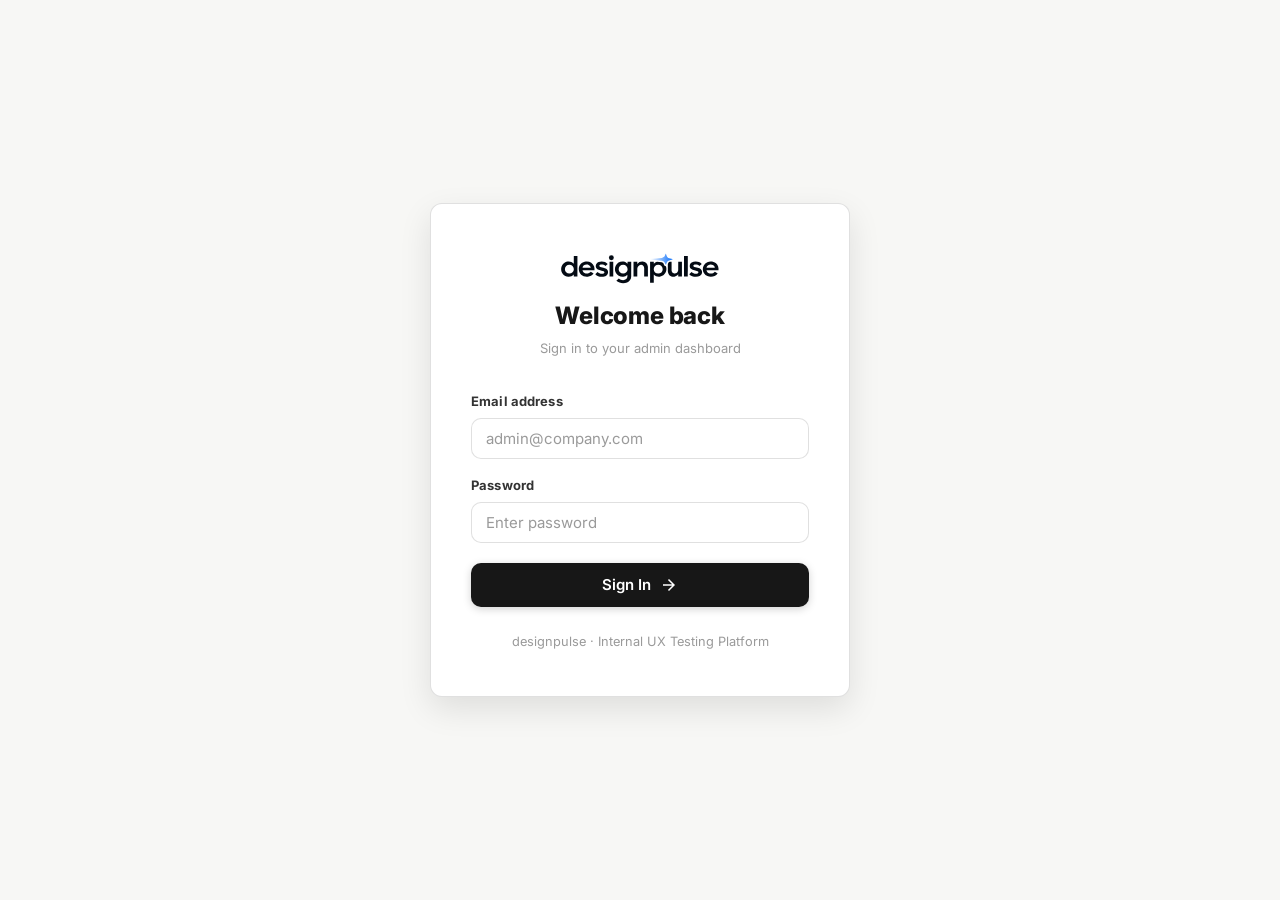
<file: admin/login.html>
<!DOCTYPE html>
<html lang="en">
<head>
  <meta charset="UTF-8">
  <meta name="viewport" content="width=device-width, initial-scale=1.0">
  <title>Admin Login · designpulse</title>
  <meta name="description" content="Sign in to designpulse admin dashboard">
  <link rel="stylesheet" href="../css/globals.css">
  <style>
    .login-hero-text {
      font-size: 0.8125rem;
      color: var(--text-muted);
      margin-top: 6px;
    }
    .login-divider {
      text-align: center;
      color: var(--text-muted);
      font-size: 0.8rem;
      margin: 16px 0;
      position: relative;
    }
    .login-divider::before, .login-divider::after {
      content: '';
      position: absolute;
      top: 50%; width: calc(50% - 24px);
      height: 1px; background: var(--border-subtle);
    }
    .login-divider::before { left: 0; }
    .login-divider::after { right: 0; }
  </style>
</head>
<body>
  <div id="toast-container"></div>

  <div class="login-page">
    <div class="login-card">
      <div style="text-align:center; margin-bottom:32px">
        <div style="display:inline-flex;align-items:center;margin-bottom:12px">
          <img src="../designpulse.svg?v=1" alt="designpulse" style="width:160px;height:auto">
        </div>
        <h1 style="font-size:1.5rem;margin-bottom:6px">Welcome back</h1>
        <p class="login-hero-text">Sign in to your admin dashboard</p>
      </div>

      <form id="login-form">
        <div class="flex-col gap-16" style="gap:16px;display:flex;flex-direction:column">
          <div class="form-group">
            <label class="form-label" for="email">Email address</label>
            <input id="email" type="email" class="form-input" placeholder="admin@company.com" required autocomplete="email">
          </div>

          <div class="form-group">
            <label class="form-label" for="password">Password</label>
            <input id="password" type="password" class="form-input" placeholder="Enter password" required autocomplete="current-password">
          </div>

          <button type="submit" class="btn btn-primary w-full" id="login-btn" style="width:100%;margin-top:4px;padding:12px 18px;font-size:0.9375rem">
            Sign In
            <span class="material-symbols-outlined" aria-hidden="true">arrow_forward</span>
          </button>
        </div>
      </form>

      <p style="text-align:center;font-size:0.8rem;color:var(--text-muted);margin-top:24px">
        designpulse · Internal UX Testing Platform
      </p>
    </div>
  </div>

  <script src="../js/store.js"></script>
  <script src="../js/ui.js"></script>
  <script>
    // Auto redirect if already logged in
    if (DTH.Auth.isLoggedIn()) {
      window.location.href = 'index.html';
    }

    document.getElementById('login-form').addEventListener('submit', async (e) => {
      e.preventDefault();
      const btn = document.getElementById('login-btn');
      const email = document.getElementById('email').value;
      const password = document.getElementById('password').value;

      btn.disabled = true;
      btn.innerHTML = '<div class="spinner"></div> Signing in...';

      let success = false;
      try {
        success = await DTH.Auth.login(email, password);
      } catch (err) {
        console.error(err);
      }

      if (success) {
        UI.toast('Welcome back! Loading dashboard...', 'success');
        setTimeout(() => { window.location.href = 'index.html'; }, 500);
      } else {
        btn.disabled = false;
        btn.innerHTML = 'Sign In <span class="material-symbols-outlined" aria-hidden="true">arrow_forward</span>';
        document.getElementById('password').classList.add('error');
        UI.toast('Invalid email or password.', 'error', 5000);
      }
    });

    document.getElementById('password').addEventListener('input', () => {
      document.getElementById('password').classList.remove('error');
    });
  </script>
</body>
</html>
</file>
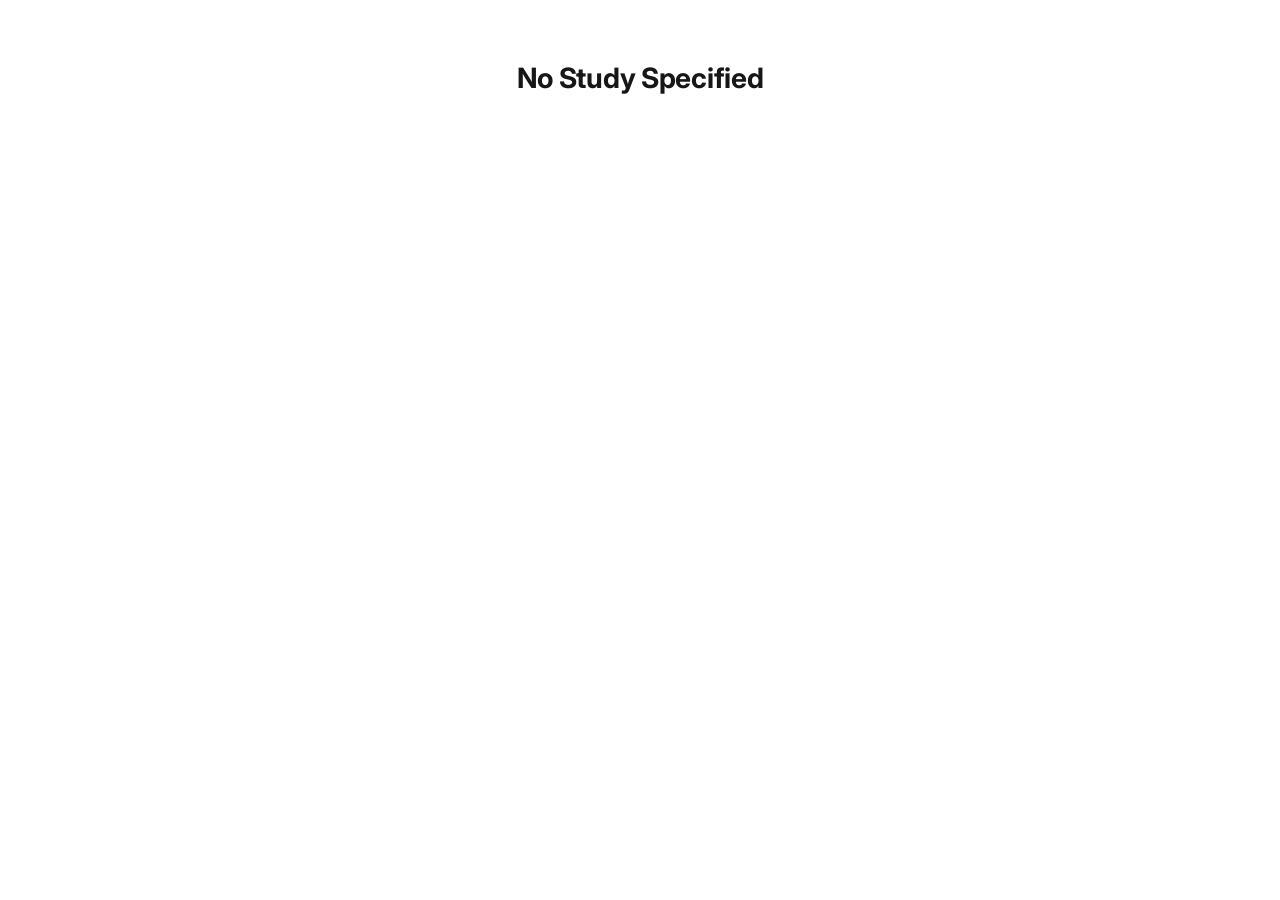
<file: results/results-template.html>
<!DOCTYPE html>
<html lang="en">
<head>
  <meta charset="UTF-8">
  <meta name="viewport" content="width=device-width, initial-scale=1.0">
  <title id="page-title">Results · designpulse</title>
  <meta name="description" content="Study results and analytics">
  <link rel="stylesheet" href="../css/globals.css">
  <style>
    .results-layout { min-height: 100vh; background: var(--bg-base); }
    .results-header {
      background: var(--bg-surface);
      border-bottom: 1px solid var(--border-subtle);
      padding: 32px 40px;
    }
    .results-body { padding: 32px 40px; max-width: 1100px; margin: 0 auto; }
    .flow-results-grid { display: grid; grid-template-columns: repeat(auto-fill, minmax(280px, 1fr)); gap: 16px; margin-bottom: 32px; }
    .flow-result-card {
      background: var(--bg-card); border: 1px solid var(--border-subtle);
      border-radius: var(--radius-xl); padding: 24px;
      transition: all var(--transition-fast); cursor: pointer;
    }
    .flow-result-card:hover { border-color: var(--brand-primary); box-shadow: var(--shadow-md); transform: translateY(-2px); }
    .flow-card-num {
      display: inline-flex; align-items: center; justify-content: center;
      width: 28px; height: 28px;
      background: linear-gradient(135deg, var(--brand-accent), var(--brand-primary));
      border-radius: var(--radius-sm); font-size: 0.75rem; font-weight: 800; color: #fff; margin-bottom: 12px;
    }
    .flow-metrics { display: grid; grid-template-columns: repeat(3, 1fr); gap: 8px; margin-top: 14px; }
    .flow-metric { text-align: center; background: var(--bg-surface); border-radius: var(--radius-md); padding: 10px 6px; }
    .flow-metric-val { font-size: 1.1rem; font-weight: 800; color: var(--text-primary); }
    .flow-metric-label { font-size: 0.7rem; color: var(--text-muted); margin-top: 2px; }
    .testers-list { display: flex; flex-direction: column; gap: 8px; }
    .tester-row {
      display: flex; align-items: center; gap: 14px; padding: 14px 18px;
      background: var(--bg-card); border: 1px solid var(--border-subtle);
      border-radius: var(--radius-lg); cursor: pointer; transition: all var(--transition-fast);
    }
    .tester-row:hover { border-color: var(--border-default); background: var(--bg-card-hover); }
    .tester-avatar {
      width: 38px; height: 38px; border-radius: 50%;
      background: linear-gradient(135deg, var(--brand-accent), var(--brand-primary));
      display: flex; align-items: center; justify-content: center;
      font-weight: 800; font-size: 0.875rem; color: #fff; flex-shrink: 0;
    }
    .tester-info { flex: 1; min-width: 0; }
    .tester-name { font-weight: 600; font-size: 0.9rem; }
    .tester-meta { font-size: 0.8rem; color: var(--text-muted); margin-top: 2px; }
    .completion-pill { padding: 3px 10px; border-radius: var(--radius-sm); font-size: 0.75rem; font-weight: 700; }
    .tester-delete-btn {
      display: flex; align-items: center; justify-content: center;
      width: 32px; height: 32px; border-radius: var(--radius-sm);
      border: 1px solid var(--border-subtle); background: var(--bg-card);
      color: var(--text-muted); cursor: pointer; flex-shrink: 0;
      transition: all var(--transition-fast);
    }
    .tester-delete-btn:hover { border-color: rgba(239,68,68,0.4); background: rgba(239,68,68,0.08); color: var(--text-danger); }
    .pill-complete { background: rgba(16,185,129,0.1); color: var(--text-success); border: 1px solid rgba(16,185,129,0.3); }
    .pill-partial { background: rgba(245,158,11,0.12); color: var(--text-warning); border: 1px solid rgba(245,158,11,0.3); }
    .detail-panel { background: var(--bg-card); border: 1px solid var(--border-subtle); border-radius: var(--radius-xl); overflow: hidden; margin-bottom: 20px; }
    .detail-panel-header { padding: 18px 24px; border-bottom: 1px solid var(--border-subtle); display: flex; align-items: center; gap: 12px; background: var(--bg-surface); }
    .detail-panel-body { padding: 24px; }
    .like-display { display: flex; gap: 12px; }
    .like-bar { flex: 1; padding: 14px; border-radius: var(--radius-md); text-align: center; }
    .like-bar-val { font-size: 1.5rem; font-weight: 800; }
    .like-bar-label { font-size: 0.8rem; margin-top: 4px; }
    .feedback-quote {
      background: var(--bg-surface); border-left: 3px solid var(--brand-primary);
      border-radius: 0 var(--radius-md) var(--radius-md) 0;
      padding: 12px 16px; font-size: 0.9rem; color: var(--text-secondary);
      margin-bottom: 8px; font-style: italic;
    }
    .tabs { display: flex; gap: 4px; background: var(--bg-surface); border: 1px solid var(--border-subtle); border-radius: var(--radius-lg); padding: 4px; margin-bottom: 24px; }
    .tab-btn { flex: 1; padding: 8px 12px; border-radius: var(--radius-md); border: none; background: transparent; color: var(--text-secondary); font-size: 0.875rem; font-weight: 600; cursor: pointer; transition: all var(--transition-fast); font-family: inherit; }
    .tab-btn.active { background: var(--bg-card); color: var(--text-primary); box-shadow: var(--shadow-sm); }
    @media (max-width: 768px) { .results-header, .results-body { padding: 20px; } }
  </style>
</head>
<body>
  <div id="toast-container"></div>

  <div class="results-layout" id="results-layout">
    <div id="results-header" class="results-header">
      <div style="max-width:1100px;margin:0 auto">
        <div style="display:flex;align-items:center;gap:12px;margin-bottom:8px">
          <a href="../admin/index.html" class="btn btn-ghost btn-sm" style="color:var(--text-secondary)"><span class="material-symbols-outlined icon-sm" aria-hidden="true">arrow_back</span> Dashboard</a>
          <span style="color:var(--text-muted)">/</span>
          <span id="breadcrumb" style="font-size:0.875rem;color:var(--text-secondary)">Results</span>
        </div>
        <div style="display:flex;align-items:flex-start;justify-content:space-between;gap:20px;flex-wrap:wrap">
          <div>
            <h1 id="results-study-name" style="font-size:1.5rem;margin-bottom:4px">Loading...</h1>
            <div id="results-meta" style="font-size:0.875rem;color:var(--text-secondary)"></div>
          </div>
          <div style="display:flex;gap:8px;align-items:center">
            <button class="btn btn-secondary btn-sm" onclick="copyLink()"><span class="material-symbols-outlined icon-sm" aria-hidden="true">link</span> Copy Test Link</button>
            <button class="btn btn-secondary btn-sm" onclick="doExport()"><span class="material-symbols-outlined icon-sm" aria-hidden="true">file_download</span> Export CSV</button>
            <button class="btn btn-secondary btn-sm" id="edit-btn"><span class="material-symbols-outlined icon-sm" aria-hidden="true">edit</span> Edit</button>
          </div>
        </div>
        <div id="header-stats" style="display:grid;grid-template-columns:repeat(4,1fr);gap:12px;margin-top:24px"></div>
      </div>
    </div>

    <div class="results-body">
      <div class="tabs">
        <button class="tab-btn active" id="tab-flows" onclick="showTab('flows')"><span class="material-symbols-outlined icon-sm" aria-hidden="true">bar_chart</span> Flow Results</button>
        <button class="tab-btn" id="tab-testers" onclick="showTab('testers')"><span class="material-symbols-outlined icon-sm" aria-hidden="true">group</span> Testers</button>
      </div>

      <div id="tab-flows-content">
        <div class="flow-results-grid" id="flow-results-grid"></div>
        <div id="flow-detail-section" style="display:none">
          <div style="display:flex;align-items:center;gap:12px;margin-bottom:16px">
            <button class="btn btn-ghost btn-sm" onclick="hideFlowDetail()"><span class="material-symbols-outlined icon-sm" aria-hidden="true">arrow_back</span> All Flows</button>
            <h2 id="flow-detail-name" style="font-size:1.125rem;font-weight:700"></h2>
          </div>
          <div id="flow-detail-content"></div>
        </div>
      </div>

      <div id="tab-testers-content" style="display:none">
        <div class="testers-list" id="testers-list"></div>
        <div id="tester-detail-section" style="display:none">
          <div style="display:flex;align-items:center;gap:12px;margin-bottom:16px">
            <button class="btn btn-ghost btn-sm" onclick="hideTesterDetail()"><span class="material-symbols-outlined icon-sm" aria-hidden="true">arrow_back</span> All Testers</button>
            <h2 id="tester-detail-name" style="font-size:1.125rem;font-weight:700"></h2>
          </div>
          <div id="tester-detail-content"></div>
        </div>
      </div>
    </div>
  </div>

  <script src="../js/store.js"></script>
  <script src="../js/ui.js"></script>
  <script>
    function getSlug() {
      const urlParams = new URLSearchParams(window.location.search);
      const q = urlParams.get('slug');
      if (q) return q;
      const parts = window.location.pathname.split('/');
      const f = parts[parts.length - 1];
      const s = f.replace('.html', '');
      if (s !== 'results-template' && s !== 'index') return s;
      return null;
    }

    const slug = getSlug();
    let study = null, studyId = null, sessions = [], flows = [];

    async function init() {
      if (!slug) {
        document.getElementById('results-layout').innerHTML = `<div style="text-align:center;padding:60px;color:var(--text-secondary)"><h2>No Study Specified</h2></div>`;
        return;
      }

      try {
        study = await DTH.Studies.getBySlug(slug);
      } catch (err) {
        console.error(err);
        document.getElementById('results-layout').innerHTML = `<div style="text-align:center;padding:60px;color:var(--text-secondary)"><h2>Could Not Load Study</h2><p>Please check your connection and reload.</p></div>`;
        return;
      }
      if (!study) {
        document.getElementById('results-layout').innerHTML = `<div style="text-align:center;padding:60px;color:var(--text-secondary)"><h2>Study Not Found</h2><p>Slug: ${slug}</p><a href="../admin/index.html" class="btn btn-primary" style="margin-top:16px;display:inline-flex"><span class="material-symbols-outlined icon-sm" aria-hidden="true">arrow_back</span> Dashboard</a></div>`;
        return;
      }

      studyId = study.id;
      flows = study.flows || [];
      sessions = await DTH.Sessions.getByStudy(studyId);

      document.title = study.name + ' Results · designpulse';
      document.getElementById('results-study-name').textContent = study.name;
      document.getElementById('breadcrumb').textContent = study.name;
      document.getElementById('results-meta').innerHTML = `${UI.statusBadge(study.status)} &nbsp; ${flows.length} flows &nbsp;·&nbsp; Created ${UI.formatDate(study.created_at)}`;
      document.getElementById('edit-btn').onclick = () => { window.location.href = '../admin/edit.html?id=' + studyId; };

      await Promise.all([renderStats(), renderFlowResults(), renderTesters()]);
    }

    async function renderStats() {
      const stats = await DTH.Analytics.studyStats(studyId);
      document.getElementById('header-stats').innerHTML = `
        <div class="stat-card"><div class="stat-value">${stats.total}</div><div class="stat-label">Total Testers</div></div>
        <div class="stat-card"><div class="stat-value">${stats.completed}</div><div class="stat-label">Completed</div></div>
        <div class="stat-card"><div class="stat-value">${stats.completionRate}%</div><div class="stat-label">Completion Rate</div></div>
        <div class="stat-card"><div class="stat-value">${UI.formatTime(stats.avgTimeMs)}</div><div class="stat-label">Avg. Time</div></div>
      `;
    }

    async function renderFlowResults() {
      const grid = document.getElementById('flow-results-grid');
      if (!flows.length) { grid.innerHTML = '<div style="color:var(--text-muted);padding:40px">No flows yet.</div>'; return; }
      const allStats = await Promise.all(flows.map(flow => DTH.Analytics.flowStats(studyId, flow.id)));
      grid.innerHTML = flows.map((flow, i) => {
        const stats = allStats[i];
        const qCount = (flow.questions || []).length;
        return `
          <div class="flow-result-card" onclick="showFlowDetail('${flow.id}')">
            <div class="flow-card-num">${i+1}</div>
            <div style="font-weight:700;font-size:0.9375rem;margin-bottom:4px">${flow.name}</div>
            <div style="font-size:0.8rem;color:var(--text-muted)">${qCount} question${qCount !== 1 ? 's' : ''}</div>
            <div class="flow-metrics">
              <div class="flow-metric"><div class="flow-metric-val">${stats.responses}</div><div class="flow-metric-label">Responses</div></div>
              <div class="flow-metric"><div class="flow-metric-val">${stats.avgRating ? stats.avgRating + ' <span class=\"material-symbols-outlined icon-xs\" aria-hidden=\"true\">star</span>' : '-'}</div><div class="flow-metric-label">Avg Rating</div></div>
              <div class="flow-metric"><div class="flow-metric-val">${stats.likePercent !== null ? stats.likePercent + '%' : '-'}</div><div class="flow-metric-label">Like %</div></div>
            </div>
            <div style="margin-top:12px;text-align:right"><span style="font-size:0.8rem;color:var(--brand-primary-dark);font-weight:600;display:inline-flex;align-items:center;gap:2px">View Details <span class="material-symbols-outlined icon-xs" aria-hidden="true">arrow_forward</span></span></div>
          </div>
        `;
      }).join('');
    }

    async function showFlowDetail(flowId) {
      const flow = flows.find(f => f.id === flowId);
      if (!flow) return;
      document.getElementById('flow-results-grid').style.display = 'none';
      document.getElementById('flow-detail-section').style.display = 'block';
      document.getElementById('flow-detail-name').textContent = flow.name;

      const questions = flow.questions || [];
      const content = document.getElementById('flow-detail-content');
      content.innerHTML = '';

      const allQStats = await Promise.all(questions.map(q => DTH.Analytics.questionStats(flowId, q.id)));

      questions.forEach((q, qi) => {
        const qStats = allQStats[qi];
        const block = document.createElement('div');
        block.className = 'detail-panel';
        let resultHtml = '';

        switch(q.question_type) {
          case 'rating':
            resultHtml = `<div id="rchart-${q.id}"></div>`;
            break;
          case 'like_dislike': {
            const l = qStats.distribution['like'] || 0, d = qStats.distribution['dislike'] || 0;
            const t = l + d, lp = t > 0 ? Math.round(l/t*100) : 0;
            resultHtml = `<div class="like-display">
              <div class="like-bar" style="background:rgba(16,185,129,0.08);border:1px solid rgba(16,185,129,0.3)"><div class="like-bar-val" style="color:var(--text-success);display:flex;align-items:center;justify-content:center;gap:6px"><span class="material-symbols-outlined" aria-hidden="true">thumb_up</span> ${l}</div><div class="like-bar-label" style="color:var(--text-success)">${lp}% Like</div></div>
              <div class="like-bar" style="background:rgba(239,68,68,0.08);border:1px solid rgba(239,68,68,0.3)"><div class="like-bar-val" style="color:var(--text-danger);display:flex;align-items:center;justify-content:center;gap:6px"><span class="material-symbols-outlined" aria-hidden="true">thumb_down</span> ${d}</div><div class="like-bar-label" style="color:var(--text-danger)">${100-lp}% Dislike</div></div>
            </div>`;
            break;
          }
          case 'yes_no': {
            const y = qStats.distribution['yes'] || 0, n = qStats.distribution['no'] || 0;
            const t = y + n, yp = t > 0 ? Math.round(y/t*100) : 0;
            resultHtml = `<div class="like-display">
              <div class="like-bar" style="background:rgba(16,185,129,0.08);border:1px solid rgba(16,185,129,0.3)"><div class="like-bar-val" style="color:var(--text-success)">${y}</div><div class="like-bar-label" style="color:var(--text-success)">Yes (${yp}%)</div></div>
              <div class="like-bar" style="background:rgba(239,68,68,0.08);border:1px solid rgba(239,68,68,0.3)"><div class="like-bar-val" style="color:var(--text-danger)">${n}</div><div class="like-bar-label" style="color:var(--text-danger)">No (${100-yp}%)</div></div>
            </div>`;
            break;
          }
          case 'single_choice': case 'multiple_choice': {
            const entries = Object.entries(qStats.distribution).sort(([,a],[,b]) => b-a);
            const tot = entries.reduce((s,[,c]) => s+c, 0);
            resultHtml = entries.map(([opt, count]) => `
              <div class="chart-bar-row">
                <div class="chart-bar-label" style="min-width:120px;font-size:0.8rem;color:var(--text-secondary)">${opt}</div>
                <div class="chart-bar-track"><div class="chart-bar-fill" style="width:${tot>0?Math.round(count/tot*100):0}%"></div></div>
                <div class="chart-bar-count">${count}</div>
              </div>`).join('');
            break;
          }
          default: {
            const texts = qStats.answers.filter(a => a.answer_text && a.answer_text.trim());
            resultHtml = texts.length === 0
              ? '<div style="color:var(--text-muted);font-size:0.875rem">No responses yet.</div>'
              : texts.slice(0,15).map(a => `<div class="feedback-quote">${a.answer_text}</div>`).join('') +
                (texts.length > 15 ? `<div style="color:var(--text-muted);font-size:0.8rem">+${texts.length-15} more</div>` : '');
          }
        }

        block.innerHTML = `
          <div class="detail-panel-header">
            <div>
              <div style="font-size:0.75rem;color:var(--text-muted);font-weight:700;text-transform:uppercase;letter-spacing:0.05em;margin-bottom:4px">${UI.questionTypeLabel(q.question_type)}</div>
              <div style="font-size:0.9375rem;font-weight:600">${q.question_text}</div>
            </div>
            <div style="font-size:0.875rem;font-weight:700;color:var(--text-secondary);margin-left:auto">${qStats.count} responses</div>
          </div>
          <div class="detail-panel-body">${resultHtml}</div>
        `;
        content.appendChild(block);

        if (q.question_type === 'rating') {
          const chartEl = document.getElementById('rchart-' + q.id);
          if (chartEl) chartEl.appendChild(UI.renderRatingChart(qStats.distribution));
        }
      });
    }

    function hideFlowDetail() {
      document.getElementById('flow-results-grid').style.display = 'grid';
      document.getElementById('flow-detail-section').style.display = 'none';
    }

    async function renderTesters() {
      const list = document.getElementById('testers-list');
      const subs = await DTH.FlowSubmissions.getAll();
      if (!sessions.length) {
        list.innerHTML = `<div style="text-align:center;padding:60px;color:var(--text-muted)"><span class="material-symbols-outlined" style="font-size:3rem;margin-bottom:12px" aria-hidden="true">group</span><div style="font-weight:600">No testers yet</div></div>`;
        return;
      }
      const sorted = [...sessions].sort((a,b) => new Date(b.created_at) - new Date(a.created_at));
      list.innerHTML = sorted.map(session => {
        const sessionSubs = subs.filter(s => s.session_id === session.id && s.status === 'completed');
        const dur = session.completed_at ? UI.formatTime(new Date(session.completed_at) - new Date(session.started_at)) : '-';
        return `
          <div class="tester-row" onclick="showTesterDetail('${session.id}')">
            <div class="tester-avatar">${(session.tester_name||'A').charAt(0).toUpperCase()}</div>
            <div class="tester-info">
              <div class="tester-name">${session.tester_name}</div>
              <div class="tester-meta">${sessionSubs.length}/${flows.length} flows · ${UI.formatDate(session.created_at)} · ${dur}</div>
            </div>
            <span class="completion-pill ${session.status === 'completed' ? 'pill-complete' : 'pill-partial'}">${session.status === 'completed' ? 'Complete' : 'Partial'}</span>
            <button type="button" class="tester-delete-btn" onclick="event.stopPropagation(); deleteTesterSession('${session.id}')" title="Delete this tester's data">
              <span class="material-symbols-outlined icon-sm" aria-hidden="true">delete</span>
            </button>
          </div>
        `;
      }).join('');
    }

    async function deleteTesterSession(sid) {
      const ok = await UI.confirm(
        'This permanently deletes this tester\'s session, answers, and flow completions. This cannot be undone.',
        { title: 'Delete tester data?', confirmText: 'Delete', danger: true }
      );
      if (!ok) return;

      try {
        await DTH.Sessions.delete(sid);
      } catch (err) {
        console.error(err);
        UI.toast('Could not delete this tester\'s data', 'error');
        return;
      }

      sessions = sessions.filter(s => s.id !== sid);
      UI.toast('Tester data deleted', 'success');
      await Promise.all([renderStats(), renderTesters()]);
    }

    async function showTesterDetail(sid) {
      const session = await DTH.Sessions.getById(sid);
      if (!session) return;
      document.getElementById('testers-list').style.display = 'none';
      document.getElementById('tester-detail-section').style.display = 'block';
      document.getElementById('tester-detail-name').textContent = session.tester_name;

      const [answers, subs] = await Promise.all([
        DTH.Answers.getBySession(sid),
        DTH.FlowSubmissions.getBySession(sid)
      ]);
      const completedIds = subs.filter(s => s.status === 'completed').map(s => s.flow_id);
      const dur = session.completed_at ? UI.formatTime(new Date(session.completed_at) - new Date(session.started_at)) : 'In Progress';

      const content = document.getElementById('tester-detail-content');
      content.innerHTML = `
        <div class="detail-panel" style="margin-bottom:20px">
          <div class="detail-panel-body">
            <div style="display:grid;grid-template-columns:repeat(3,1fr);gap:16px">
              <div><div style="font-size:1.5rem;font-weight:800;color:var(--text-primary)">${completedIds.length}/${flows.length}</div><div style="font-size:0.8rem;color:var(--text-muted);margin-top:2px">Flows Completed</div></div>
              <div><div style="font-size:1.5rem;font-weight:800;color:var(--text-primary)">${dur}</div><div style="font-size:0.8rem;color:var(--text-muted);margin-top:2px">Time Spent</div></div>
              <div><div style="font-size:1.5rem;font-weight:800">${UI.statusBadge(session.status)}</div><div style="font-size:0.8rem;color:var(--text-muted);margin-top:2px">Status</div></div>
            </div>
          </div>
        </div>
      `;

      flows.forEach((flow, fi) => {
        const flowAnswers = answers.filter(a => a.flow_id === flow.id);
        const done = completedIds.includes(flow.id);
        const questions = flow.questions || [];
        const block = document.createElement('div');
        block.className = 'detail-panel';
        block.style.marginBottom = '16px';
        const rows = questions.map(q => {
          const ans = flowAnswers.find(a => a.question_id === q.id);
          return `<div style="padding:12px 0;border-bottom:1px solid var(--border-subtle)">
            <div style="font-size:0.8125rem;color:var(--text-muted);margin-bottom:4px">${q.question_text}</div>
            <div style="font-size:0.9rem;color:var(--text-primary);font-weight:500">${ans ? (ans.answer_text || '-') : '-'}</div>
          </div>`;
        }).join('');
        block.innerHTML = `
          <div class="detail-panel-header">
            <div class="flow-card-num">${fi+1}</div>
            <div style="flex:1"><div style="font-weight:700">${flow.name}</div></div>
            <span class="completion-pill ${done ? 'pill-complete' : 'pill-partial'}">${done ? 'Done' : 'Skipped'}</span>
          </div>
          <div class="detail-panel-body" style="padding:0 24px">${rows || '<div style="padding:16px 0;color:var(--text-muted);font-size:0.875rem">No answers recorded</div>'}<div style="height:8px"></div></div>
        `;
        content.appendChild(block);
      });
    }

    function hideTesterDetail() {
      document.getElementById('testers-list').style.display = 'flex';
      document.getElementById('tester-detail-section').style.display = 'none';
    }

    function showTab(tab) {
      document.querySelectorAll('.tab-btn').forEach(b => b.classList.remove('active'));
      document.getElementById('tab-' + tab).classList.add('active');
      document.getElementById('tab-flows-content').style.display = tab === 'flows' ? 'block' : 'none';
      document.getElementById('tab-testers-content').style.display = tab === 'testers' ? 'block' : 'none';
    }

    async function copyLink() {
      if (!study) return;
      const url = window.location.origin + window.location.pathname.replace('/results/' + slug + '.html', '') + '/test/study-intro.html?slug=' + study.slug;
      await UI.copyToClipboard(url);
      UI.toast('Test link copied!', 'success');
    }

    async function doExport() {
      if (!studyId) return;
      UI.toast('Downloading CSV...', 'success');
      try {
        await DTH.downloadCSV(studyId);
      } catch (err) {
        console.error(err);
        UI.toast('Could not export CSV', 'error');
      }
    }

    init();
  </script>
</body>
</html>
</file>
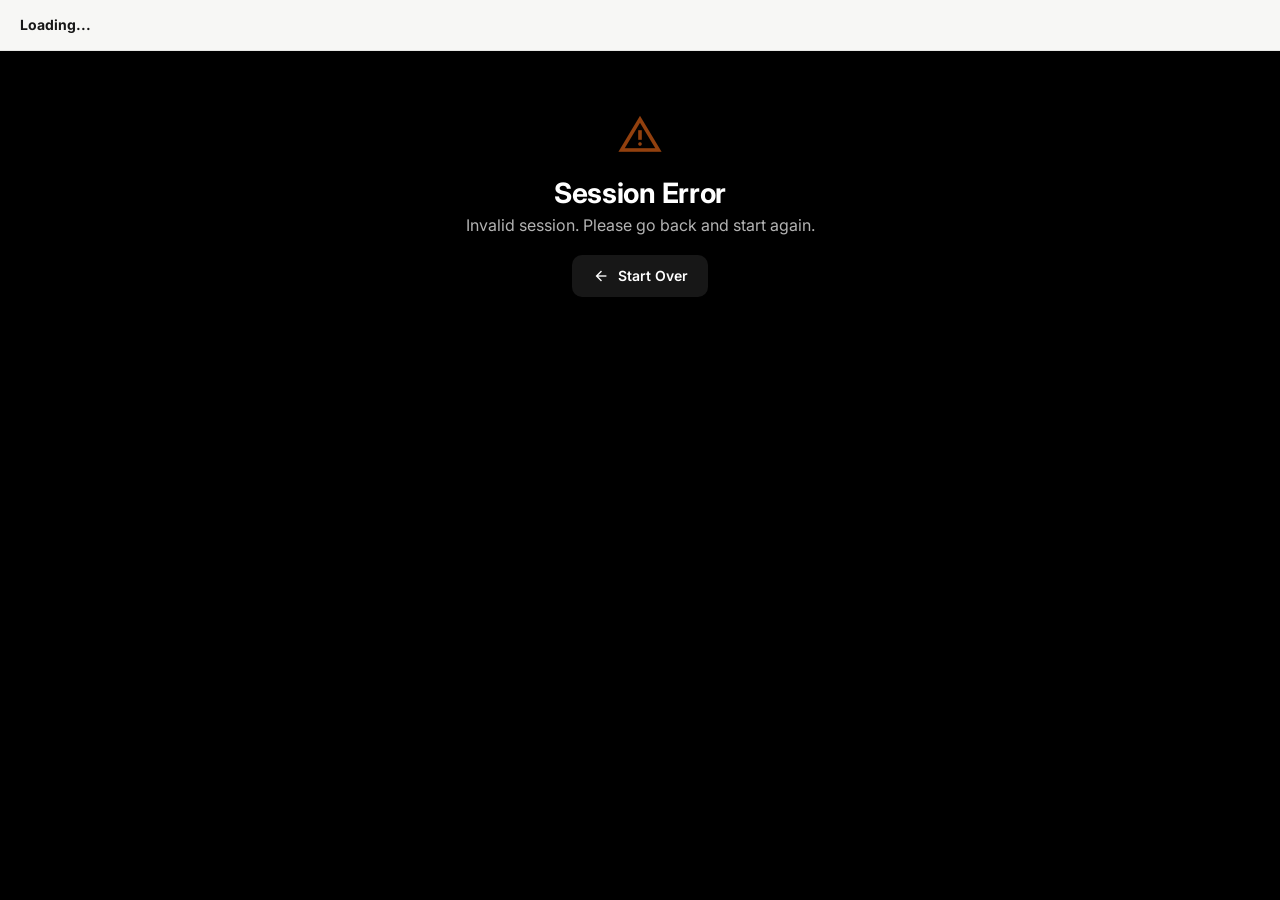
<file: test/session.html>
<!DOCTYPE html>
<html lang="en">
<head>
  <meta charset="UTF-8">
  <meta name="viewport" content="width=device-width, initial-scale=1.0">
  <title id="page-title">Testing Session · designpulse</title>
  <meta name="description" content="UX testing session">
  <link rel="stylesheet" href="../css/globals.css">
  <style>
    .session-layout {
      min-height: 100vh;
      display: flex;
      flex-direction: column;
      background: #000000;
    }

    .session-header {
      background: var(--bg-surface);
      border-bottom: 1px solid var(--border-subtle);
      padding: 14px 20px;
      display: flex;
      align-items: center;
      justify-content: space-between;
      gap: 12px;
      position: sticky;
      top: 0;
      z-index: 50;
    }

    .session-study-name {
      font-size: 0.875rem;
      font-weight: 700;
      color: var(--text-primary);
      max-width: 200px;
      overflow: hidden;
      text-overflow: ellipsis;
      white-space: nowrap;
    }

    .session-flow-label {
      font-size: 0.8125rem;
      color: var(--text-tertiary);
    }

    .session-content {
      flex: 1;
      max-width: 1180px;
      margin: 0 auto;
      width: 100%;
      padding: 28px 24px 40px;
    }

    .session-columns {
      display: flex;
      flex-direction: column;
      align-items: stretch;
      gap: 28px;
    }

    .session-left {
      display: flex;
      justify-content: center;
      width: 100%;
    }

    .session-right {
      width: 100%;
      min-width: 0;
    }

    .session-card {
      background: var(--bg-card);
      border: 1px solid var(--border-subtle);
      border-radius: var(--radius-xl);
      padding: 28px;
      box-shadow: var(--shadow-sm);
    }

    .flow-intro-block {
      text-align: left;
      margin-bottom: 20px;
    }

    .flow-name-display {
      font-size: 1.375rem;
      font-weight: 700;
      color: var(--text-primary);
      margin-bottom: 6px;
    }

    .flow-desc-display {
      font-size: 0.9rem;
      color: var(--text-secondary);
    }

    .no-figma-placeholder {
      text-align: center;
      padding: 48px 24px;
      border: 2px dashed rgba(255,255,255,0.2);
      border-radius: var(--radius-lg);
      color: rgba(255,255,255,0.6);
      width: 100%;
      max-width: 375px;
    }

    .questions-header {
      font-size: 0.8125rem;
      font-weight: 700;
      letter-spacing: 0.06em;
      text-transform: uppercase;
      color: var(--text-muted);
      margin-bottom: 16px;
    }

    .questions-list {
      display: flex;
      flex-direction: column;
      gap: 14px;
    }

    .submit-section {
      margin-top: 24px;
      padding-top: 24px;
      border-top: 1px solid var(--border-subtle);
      display: flex;
      flex-direction: column;
      align-items: flex-start;
      gap: 10px;
    }

    .validation-msg {
      background: rgba(239,68,68,0.08);
      border: 1px solid rgba(239,68,68,0.25);
      border-radius: var(--radius-md);
      padding: 12px 16px;
      font-size: 0.875rem;
      color: var(--text-danger);
      display: none;
      margin-top: 16px;
    }

    .validation-msg.show { display: block; }

    /* ===== FIGMA VERSION TABS (v1, v2...) ===== */
    .figma-version-tabs {
      display: flex;
      gap: 6px;
      flex-wrap: wrap;
      position: fixed;
      bottom: 20px;
      left: 16px;
      z-index: 1000;
      max-width: calc(100vw - 80px);
    }
    .figma-version-tab {
      padding: 6px 14px;
      border-radius: var(--radius-sm);
      border: 1px solid rgba(255,255,255,0.2);
      background: transparent;
      color: rgba(255,255,255,0.7);
      font-size: 0.8125rem;
      font-weight: 600;
      cursor: pointer;
      font-family: inherit;
      transition: all var(--transition-fast);
    }
    .figma-version-tab.active {
      background: #fff;
      color: #000;
      border-color: #fff;
    }

    @media (min-width: 1024px) {
      .session-content { max-width: none; padding: 0; }
      .session-columns { display: block; }
      .session-left {
        min-height: calc(100vh - 74px);
        padding-right: 460px;
        display: flex;
        align-items: center;
        justify-content: center;
      }
      .session-right {
        position: fixed;
        bottom: 32px;
        right: 32px;
        width: 420px;
        max-width: calc(100vw - 64px);
        z-index: 40;
      }
      .session-card {
        max-height: calc(100vh - 160px);
        overflow-y: auto;
      }
      .figma-embed-frame { width: 420px; }
      .submit-section .btn { width: auto; min-width: 220px; }
      .figma-version-tabs {
        bottom: 32px;
        left: 32px;
        z-index: 40;
      }
    }

    @media (max-width: 768px) {
      .session-content { padding: 16px 16px 32px; }
      .session-card { padding: 20px; }
      .session-header { display: none; }
      /* In normal flow here (not floating) - sits right below the
         prototype and above the feedback card. */
      .figma-version-tabs {
        position: static;
        bottom: auto;
        left: auto;
        z-index: auto;
        max-width: none;
        margin-top: 10px;
        justify-content: center;
      }
      /* 15% bigger tap targets on mobile */
      .figma-version-tab {
        padding: 7px 16px;
        font-size: 0.9375rem;
      }
    }

    /* ===== MOBILE-ONLY PROTOTYPE EXPAND ===== */
    .figma-expand-btn { display: none; }

    @media (max-width: 768px) {
      .figma-expand-btn {
        display: flex;
        align-items: center;
        justify-content: center;
        position: fixed;
        bottom: 20px;
        right: 16px;
        width: 44px;
        height: 44px;
        border-radius: 50%;
        border: none;
        background: rgba(0,0,0,0.6);
        box-shadow: 0 2px 10px rgba(0,0,0,0.3);
        color: #fff;
        z-index: 1000;
        cursor: pointer;
      }
      .figma-wrapper.figma-fullscreen {
        position: fixed;
        inset: 0;
        z-index: 999;
        background: #000;
        display: flex;
        flex-direction: column;
        align-items: center;
        justify-content: center;
      }
      .figma-wrapper.figma-fullscreen .figma-embed-frame {
        width: 100%;
        height: 100%;
      }
      .figma-wrapper.figma-fullscreen .figma-embed-frame iframe {
        height: 100%;
        aspect-ratio: unset;
      }
      body.figma-fullscreen-active { overflow: hidden; }
    }
  </style>
</head>
<body>
  <div id="toast-container"></div>

  <!-- Flow Transition Overlay -->
  <div class="flow-transition" id="flow-transition">
    <span class="material-symbols-outlined flow-transition-icon icon-xl" aria-hidden="true">check_circle</span>
    <div class="flow-transition-text" id="transition-text">Flow complete!</div>
    <div class="flow-transition-sub" id="transition-sub">Moving to next flow...</div>
  </div>

  <div class="session-layout">
    <!-- Header -->
    <div class="session-header">
      <div>
        <div class="session-study-name" id="header-study-name">Loading...</div>
        <div class="session-flow-label" id="header-flow-label"></div>
      </div>
      <div class="progress-dots" id="progress-dots" style="display:none"></div>
    </div>

    <!-- Content -->
    <div class="session-content" id="session-content">
      <div style="text-align:center;padding:40px;color:rgba(255,255,255,0.6)">
        <div class="spinner" style="margin:0 auto 12px;border-color:rgba(255,255,255,0.2);border-top-color:#fff"></div>
        Loading flow...
      </div>
    </div>
  </div>

  <!-- COMPLETE PAGE (hidden until done) -->
  <div class="complete-page" id="complete-page" style="display:none">
    <div class="complete-card">
      <span class="material-symbols-outlined complete-icon icon-xl" aria-hidden="true">celebration</span>
      <h1 style="font-size:1.5rem;margin-bottom:8px">Test Complete!</h1>
      <p id="complete-name-msg" style="color:var(--text-secondary);margin-bottom:20px"></p>

      <div style="background:var(--bg-card);border-radius:var(--radius-lg);padding:16px;margin-bottom:24px">
        <div style="font-size:2rem;font-weight:800;color:var(--text-success)" id="complete-count"></div>
        <div style="font-size:0.875rem;color:var(--text-tertiary);margin-top:4px">flows completed</div>
      </div>

      <button class="btn btn-success btn-lg" id="final-submit-btn" onclick="submitFinalTest()" style="width:100%">
        Submit Test <span class="material-symbols-outlined icon-sm" aria-hidden="true">check</span>
      </button>
    </div>
  </div>

  <!-- THANK YOU PAGE -->
  <div class="complete-page" id="thankyou-page" style="display:none;background:radial-gradient(ellipse at center, rgba(16,185,129,0.08) 0%, transparent 60%), var(--bg-base)">
    <div class="complete-card" style="border-color:rgba(16,185,129,0.25)">
      <span class="material-symbols-outlined icon-xl" style="margin-bottom:20px;color:var(--text-success)" aria-hidden="true">task_alt</span>
      <h1 style="font-size:1.5rem;margin-bottom:12px">Thank You!</h1>
      <p style="color:var(--text-secondary);line-height:1.7;margin-bottom:24px">
        Your feedback has been saved. We really appreciate your time and thoughtful responses.
      </p>
      <p style="font-size:0.875rem;color:var(--text-muted)">You can now close this window.</p>
    </div>
  </div>

  <script src="../js/store.js"></script>
  <script src="../js/ui.js"></script>
  <script>
    // ===== PARSE URL PARAMS =====
    const params = new URLSearchParams(window.location.search);
    const studySlug = params.get('study');
    const sessionId = params.get('session');
    const startFlowIdx = parseInt(params.get('flow') || '0', 10);

    let study = null;
    let session = null;
    let flows = [];
    let currentFlowIdx = startFlowIdx;
    let submitting = false;

    // ===== INIT =====
    async function init() {
      try {
        [study, session] = await Promise.all([
          DTH.Studies.getBySlug(studySlug),
          DTH.Sessions.getById(sessionId)
        ]);
      } catch (err) {
        console.error(err);
      }

      if (!study || !session) {
        document.getElementById('session-content').innerHTML = `
          <div style="text-align:center;padding:60px 20px;color:rgba(255,255,255,0.7)">
            <span class="material-symbols-outlined" style="font-size:3rem;margin-bottom:16px;color:var(--text-warning)" aria-hidden="true">warning</span>
            <h2 style="color:#fff">Session Error</h2>
            <p style="color:rgba(255,255,255,0.7)">Invalid session. Please go back and start again.</p>
            <a href="${studySlug}.html" class="btn btn-primary" style="margin-top:16px;display:inline-flex"><span class="material-symbols-outlined icon-sm" aria-hidden="true">arrow_back</span> Start Over</a>
          </div>
        `;
        return;
      }

      document.title = study.name + ' · designpulse';
      document.getElementById('header-study-name').textContent = study.name;

      flows = study.flows || [];

      if (study.settings && study.settings.randomizeFlows) {
        flows = flows.sort(() => Math.random() - 0.5);
      }

      await renderProgressDots();
      await renderCurrentFlow();
    }

    async function renderProgressDots() {
      const settings = study.settings || {};
      if (!settings.showProgress && settings.showProgress !== undefined) return;

      const container = document.getElementById('progress-dots');
      container.style.display = 'flex';

      const subs = await DTH.FlowSubmissions.getBySession(sessionId);
      const completedIds = subs.filter(s => s.status === 'completed').map(s => s.flow_id);

      container.innerHTML = flows.map((flow, i) => {
        let cls = 'progress-dot';
        if (completedIds.includes(flow.id)) cls += ' completed';
        else if (i === currentFlowIdx) cls += ' active';
        return `<div class="${cls}" title="Flow ${i+1}: ${flow.name}"></div>`;
      }).join('');
    }

    async function renderCurrentFlow() {
      if (currentFlowIdx >= flows.length) {
        showComplete();
        return;
      }

      const flow = flows[currentFlowIdx];
      const flowNum = currentFlowIdx + 1;
      const flowTotal = flows.length;

      document.getElementById('header-flow-label').textContent = `Flow ${flowNum} of ${flowTotal}`;

      // Get existing answers for this flow
      const existingAnswers = await DTH.Answers.getByFlowSession(flow.id, sessionId);
      const answerMap = {};
      existingAnswers.forEach(a => { answerMap[a.question_id] = a.answer_text; });

      const questions = flow.questions || [];
      const allowBack = (study.settings || {}).allowBack !== false;
      const showBack = allowBack && currentFlowIdx > 0;

      const contentEl = document.getElementById('session-content');
      contentEl.innerHTML = '<div class="session-columns"><div class="session-left" id="session-left"></div><div class="session-right" id="session-right"><div class="session-card" id="session-card"></div></div></div>';

      const leftEl = document.getElementById('session-left');
      const card = document.getElementById('session-card');

      // Flow intro
      const introBlock = document.createElement('div');
      introBlock.className = 'flow-intro-block';
      introBlock.innerHTML = `
        <div class="flow-name-display">${flow.name || 'Flow ' + flowNum}</div>
        ${flow.description ? `<div class="flow-desc-display">${flow.description}</div>` : ''}
      `;
      card.appendChild(introBlock);

      // Figma prototype (left column)
      const protoSection = leftEl;

      const figmaLinks = getFigmaLinksFor(flow);

      if (figmaLinks.length > 0) {
        const figmaWrapper = document.createElement('div');
        figmaWrapper.className = 'figma-wrapper';

        const tabsHtml = figmaLinks.length > 1 ? `
          <div class="figma-version-tabs" id="figma-tabs-${flow.id}">
            ${figmaLinks.map((link, i) => `
              <button type="button" class="figma-version-tab${i === 0 ? ' active' : ''}" onclick="switchFigmaVersion('${flow.id}',${i})">${link.label || ('v' + (i + 1))}</button>
            `).join('')}
          </div>
        ` : '';

        // A single shared iframe, reused across versions - switching tabs
        // swaps its src (a real reload). An earlier attempt kept one iframe
        // per version alive simultaneously to avoid that reload, but even
        // with only 2 kept resident at once it crashed some mobile devices
        // on heavier prototypes, so that approach was reverted. The reload
        // button lets a reviewer force a fresh copy of the current version.
        figmaWrapper.innerHTML = `
          <div class="figma-embed-frame">
            <button type="button" class="figma-reload-btn" onclick="reloadFigmaVersion('${flow.id}')" aria-label="Reload prototype" title="Reload prototype">
              <span class="material-symbols-outlined icon-sm" aria-hidden="true">refresh</span>
            </button>
            <button type="button" class="figma-expand-btn" id="figma-expand-${flow.id}" onclick="toggleFigmaExpand('${flow.id}')" aria-label="Expand prototype">
              <span class="material-symbols-outlined icon-sm" aria-hidden="true">open_in_full</span>
            </button>
            <div class="figma-loading" id="figma-loading-${flow.id}">
              <div class="spinner"></div>
              <span>Loading prototype...</span>
            </div>
            <div class="figma-fallback" id="figma-fallback-${flow.id}" style="display:none">
              <p style="color:var(--text-tertiary);font-size:0.875rem;margin-bottom:10px">Prototype couldn't load inside the frame.</p>
              <a href="${figmaLinks[0].url}" target="_blank" class="btn btn-secondary btn-sm" id="figma-fallback-link-${flow.id}">Open in Figma <span class="material-symbols-outlined icon-sm" aria-hidden="true">open_in_new</span></a>
            </div>
            <iframe
              id="figma-iframe-${flow.id}"
              src="${buildFigmaEmbedUrl(figmaLinks[0].url)}"
              allowfullscreen
              allow="fullscreen"
              style="opacity:0;transition:opacity 0.3s ease"
              onload="onFigmaLoad('${flow.id}')"
              onerror="onFigmaError('${flow.id}')"
            ></iframe>
          </div>
          ${tabsHtml}
        `;
        protoSection.appendChild(figmaWrapper);

      } else {
        protoSection.innerHTML += `
          <div class="no-figma-placeholder">
            <span class="material-symbols-outlined" style="font-size:2rem;margin-bottom:10px" aria-hidden="true">image_not_supported</span>
            <div style="font-weight:600;margin-bottom:6px">No Prototype</div>
            <div style="font-size:0.875rem">A Figma prototype URL hasn't been added for this flow.</div>
          </div>
        `;
      }

      // Questions
      if (questions.length > 0) {
        const qHeader = document.createElement('div');
        qHeader.className = 'questions-header';
        qHeader.textContent = 'Questions';
        card.appendChild(qHeader);

        const qList = document.createElement('div');
        qList.className = 'questions-list';
        qList.id = 'questions-list';

        questions.forEach(q => {
          const existing = answerMap[q.id] || null;
          const qEl = UI.renderQuestionForTester(q, existing);
          qEl.setAttribute('data-qid', q.id);
          qEl.setAttribute('data-required', q.required ? '1' : '0');
          qEl.setAttribute('data-type', q.question_type);
          qList.appendChild(qEl);
        });

        card.appendChild(qList);
      }

      // Validation message
      const valMsg = document.createElement('div');
      valMsg.className = 'validation-msg';
      valMsg.id = 'validation-msg';
      valMsg.textContent = 'Please answer all required questions before continuing.';
      card.appendChild(valMsg);

      // Submit section
      const submitSec = document.createElement('div');
      submitSec.className = 'submit-section';

      if (showBack) {
        const backBtn = document.createElement('button');
        backBtn.className = 'btn btn-ghost btn-sm';
        backBtn.innerHTML = '<span class="material-symbols-outlined icon-sm" aria-hidden="true">arrow_back</span> Previous Flow';
        backBtn.onclick = goBack;
        submitSec.appendChild(backBtn);
      }

      const isLastFlow = currentFlowIdx === flows.length - 1;
      const submitBtn = document.createElement('button');
      submitBtn.className = 'btn btn-primary btn-lg';
      submitBtn.style.minWidth = '240px';
      submitBtn.id = 'submit-flow-btn';
      submitBtn.innerHTML = isLastFlow ? 'Submit Final Flow <span class="material-symbols-outlined icon-sm" aria-hidden="true">check</span>' : 'Submit Feedback &amp; Next Flow <span class="material-symbols-outlined icon-sm" aria-hidden="true">arrow_forward</span>';
      submitBtn.onclick = () => submitFlow(flow);
      submitSec.appendChild(submitBtn);

      card.appendChild(submitSec);
      await renderProgressDots();

      // Scroll to top
      window.scrollTo({ top: 0, behavior: 'smooth' });
    }

    function onFigmaLoad(flowId) {
      const iframe = document.getElementById('figma-iframe-' + flowId);
      const loading = document.getElementById('figma-loading-' + flowId);
      if (iframe) iframe.style.opacity = '1';
      if (loading) loading.style.display = 'none';
    }

    function onFigmaError(flowId) {
      const loading = document.getElementById('figma-loading-' + flowId);
      const fallback = document.getElementById('figma-fallback-' + flowId);
      if (loading) loading.style.display = 'none';
      if (fallback) fallback.style.display = 'flex';
    }

    // Options are read either from the newer figma_links array ({label, url})
    // or, for flows saved before that existed, the older single figma_url
    // field (shown as a single "v1" entry) - always filtered to real Figma URLs.
    function getFigmaLinksFor(flow) {
      const raw = (flow.figma_links && flow.figma_links.length)
        ? flow.figma_links
        : (flow.figma_url ? [{ label: 'v1', url: flow.figma_url }] : []);
      return raw.filter(l => l && l.url && l.url.includes('figma.com'));
    }

    function buildFigmaEmbedUrl(figmaUrl) {
      // Figma's embed API always wraps the ORIGINAL share URL (proto/file/design,
      // with its own node-id/query params intact) inside /embed?url=... - there
      // is no separate /embed/<key>/... path.
      return 'https://www.figma.com/embed?embed_host=share&hide-ui=1&scaling=contain&url=' + encodeURIComponent(figmaUrl);
    }

    // One shared iframe per flow - switching versions swaps its src, which
    // is a real reload. (An earlier attempt kept each visited version's
    // iframe alive to avoid this reload; even capped to only 2 resident at
    // once, it crashed on some mobile devices with heavier prototypes, so
    // it was reverted in favor of this simpler, stable behavior.)
    function switchFigmaVersion(flowId, index) {
      const flow = flows[currentFlowIdx];
      if (!flow || flow.id !== flowId) return;
      const link = getFigmaLinksFor(flow)[index];
      if (!link) return;

      const tabs = document.getElementById('figma-tabs-' + flowId);
      if (tabs) {
        tabs.querySelectorAll('.figma-version-tab').forEach((btn, i) => btn.classList.toggle('active', i === index));
      }

      const iframe = document.getElementById('figma-iframe-' + flowId);
      const loading = document.getElementById('figma-loading-' + flowId);
      const fallback = document.getElementById('figma-fallback-' + flowId);
      const fallbackLink = document.getElementById('figma-fallback-link-' + flowId);
      if (!iframe) return;

      if (loading) loading.style.display = 'flex';
      if (fallback) fallback.style.display = 'none';
      if (fallbackLink) fallbackLink.setAttribute('href', link.url);
      iframe.style.opacity = '0';
      iframe.src = buildFigmaEmbedUrl(link.url);
    }

    // Forces a hard reload of the current version, for a reviewer who
    // intentionally wants a fresh copy of the prototype.
    function reloadFigmaVersion(flowId) {
      const flow = flows[currentFlowIdx];
      if (!flow || flow.id !== flowId) return;
      const tabs = document.getElementById('figma-tabs-' + flowId);
      const activeTabIndex = tabs
        ? [...tabs.querySelectorAll('.figma-version-tab')].findIndex(btn => btn.classList.contains('active'))
        : 0;
      const link = getFigmaLinksFor(flow)[activeTabIndex < 0 ? 0 : activeTabIndex];
      if (!link) return;

      const iframe = document.getElementById('figma-iframe-' + flowId);
      const loading = document.getElementById('figma-loading-' + flowId);
      const fallback = document.getElementById('figma-fallback-' + flowId);
      if (!iframe) return;

      if (loading) loading.style.display = 'flex';
      if (fallback) fallback.style.display = 'none';
      iframe.style.opacity = '0';
      iframe.src = buildFigmaEmbedUrl(link.url) + '&_r=' + Date.now();
    }

    // ===== MOBILE-ONLY EXPAND (CSS-only: hides the rest of the page so
    // the prototype gets the full screen). Deliberately does NOT call the
    // native Fullscreen API - that was found to interfere with touch
    // scrolling inside the Figma iframe on mobile.
    function toggleFigmaExpand(flowId) {
      const btn = document.getElementById('figma-expand-' + flowId);
      const wrapper = btn && btn.closest('.figma-wrapper');
      if (!wrapper || !btn) return;

      const icon = btn.querySelector('.material-symbols-outlined');
      const goingFullscreen = !wrapper.classList.contains('figma-fullscreen');

      wrapper.classList.toggle('figma-fullscreen', goingFullscreen);
      document.body.classList.toggle('figma-fullscreen-active', goingFullscreen);
      icon.textContent = goingFullscreen ? 'close_fullscreen' : 'open_in_full';
      btn.setAttribute('aria-label', goingFullscreen ? 'Exit expanded view' : 'Expand prototype');
    }

    // ===== SUBMIT FLOW =====
    async function submitFlow(flow) {
      if (submitting) return;

      const questions = (flow.questions || []);
      const qContainers = document.querySelectorAll('[data-qid]');
      const answersMap = {};
      let hasError = false;

      qContainers.forEach(container => {
        const qId = container.getAttribute('data-qid');
        const required = container.getAttribute('data-required') === '1';
        const answer = UI.getAnswerFromQuestion(container);

        if (required && (!answer || !answer.text)) {
          container.style.borderColor = 'var(--brand-danger)';
          hasError = true;
        } else {
          container.style.borderColor = '';
          if (answer && (answer.text || answer.json)) {
            answersMap[qId] = answer;
          }
        }
      });

      const valMsg = document.getElementById('validation-msg');
      if (hasError) {
        valMsg.classList.add('show');
        valMsg.scrollIntoView({ behavior: 'smooth', block: 'nearest' });
        return;
      }
      valMsg.classList.remove('show');

      // Disable submit
      submitting = true;
      const btn = document.getElementById('submit-flow-btn');
      const isLastFlow = currentFlowIdx === flows.length - 1;
      btn.disabled = true;
      btn.innerHTML = '<div class="spinner" style="width:16px;height:16px;border-width:2px"></div> Saving...';

      try {
        // Save answers
        await Promise.all(Object.entries(answersMap).map(([qId, val]) =>
          DTH.Answers.upsert({
            sessionId: session.id,
            studyId: study.id,
            flowId: flow.id,
            questionId: qId,
            answerText: val.text || '',
            answerJson: val.json || null
          })
        ));

        // Save flow submission
        await DTH.FlowSubmissions.create({ sessionId: session.id, flowId: flow.id });

        // Update session current flow
        await DTH.Sessions.update(session.id, { current_flow: currentFlowIdx + 1 });
        DTH.Sessions.setCurrentSession(study.id, session.id);
      } catch (err) {
        console.error(err);
        submitting = false;
        btn.disabled = false;
        btn.innerHTML = isLastFlow ? 'Submit Final Flow <span class="material-symbols-outlined icon-sm" aria-hidden="true">check</span>' : 'Submit Feedback &amp; Next Flow <span class="material-symbols-outlined icon-sm" aria-hidden="true">arrow_forward</span>';
        UI.toast('Could not save your answers. Please try again.', 'error');
        return;
      }

      submitting = false;

      if (isLastFlow) {
        showComplete();
      } else {
        // Show transition
        const nextNum = currentFlowIdx + 2;
        const transitionEl = document.getElementById('flow-transition');
        document.getElementById('transition-text').textContent = `Flow ${currentFlowIdx + 1} complete!`;
        document.getElementById('transition-sub').textContent = `Moving to Flow ${nextNum} of ${flows.length}...`;
        transitionEl.classList.add('show');

        setTimeout(() => {
          transitionEl.classList.remove('show');
          currentFlowIdx++;
          renderCurrentFlow();
        }, 2000);
      }
    }

    function goBack() {
      if (currentFlowIdx > 0) {
        currentFlowIdx--;
        renderCurrentFlow();
      }
    }

    // ===== COMPLETE SCREEN =====
    function showComplete() {
      document.querySelector('.session-layout').style.display = 'none';
      const completePage = document.getElementById('complete-page');
      completePage.style.display = 'flex';

      document.getElementById('complete-name-msg').textContent =
        `Thank you, ${session.tester_name}. You've reviewed all the designs.`;
      document.getElementById('complete-count').textContent =
        `${flows.length} / ${flows.length}`;
    }

    async function submitFinalTest() {
      const btn = document.getElementById('final-submit-btn');
      btn.disabled = true;
      btn.innerHTML = '<div class="spinner" style="width:16px;height:16px;border-width:2px"></div> Submitting...';

      try {
        await DTH.Sessions.complete(session.id);
      } catch (err) {
        console.error(err);
        btn.disabled = false;
        btn.innerHTML = 'Submit Test <span class="material-symbols-outlined icon-sm" aria-hidden="true">check</span>';
        UI.toast('Could not submit. Please try again.', 'error');
        return;
      }
      DTH.Sessions.clearCurrentSession(study.id);

      document.getElementById('complete-page').style.display = 'none';
      document.getElementById('thankyou-page').style.display = 'flex';
    }

    init();
  </script>
</body>
</html>
</file>
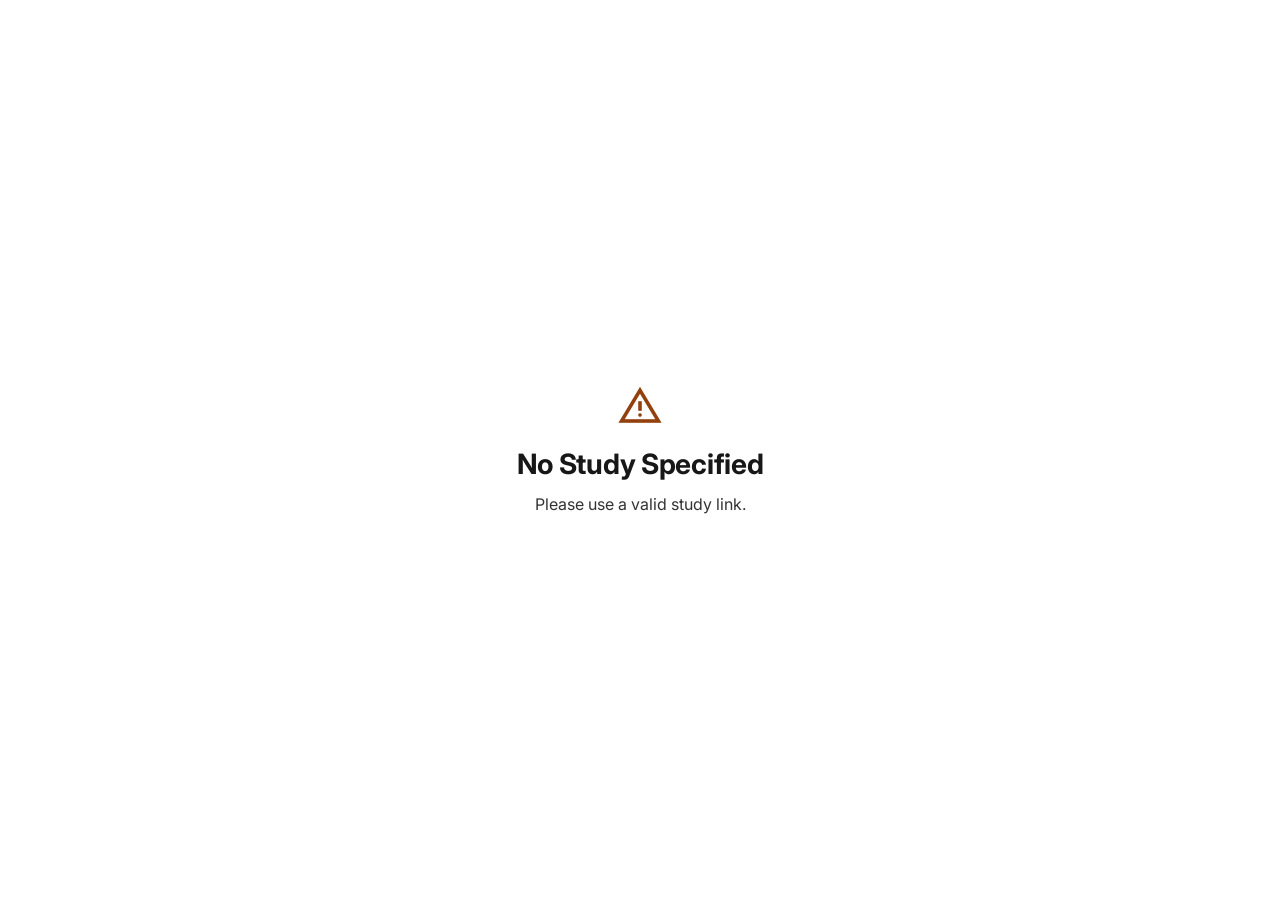
<file: test/study-intro.html>
<!DOCTYPE html>
<html lang="en">
<head>
  <meta charset="UTF-8">
  <meta name="viewport" content="width=device-width, initial-scale=1.0">
  <title id="page-title">Study · designpulse</title>
  <meta name="description" content="UX Testing Study">
  <link rel="stylesheet" href="../css/globals.css">
  <style>
    .intro-instructions {
      background: var(--bg-surface);
      border: 1px solid var(--border-default);
      border-radius: var(--radius-lg);
      padding: 16px 18px;
      font-size: 0.9rem;
      color: var(--text-secondary);
      line-height: 1.7;
      margin: 20px 0;
      text-align: left;
    }
    .name-section {
      background: var(--bg-card);
      border: 1px solid var(--border-subtle);
      border-radius: var(--radius-xl);
      padding: 32px 28px;
      max-width: 440px;
      width: 100%;
      margin: 0 auto;
    }
  </style>
</head>
<body>
  <div id="toast-container"></div>

  <div id="app" style="min-height:100vh;display:flex;align-items:center;justify-content:center;padding:20px">
    <div class="spinner" style="width:32px;height:32px;border-width:3px"></div>
  </div>

  <div id="recovery-overlay" class="recovery-overlay" style="display:none">
    <div class="recovery-card">
      <span class="material-symbols-outlined" style="font-size:2.5rem;margin-bottom:16px;color:var(--text-tertiary)" aria-hidden="true">refresh</span>
      <h2 style="font-size:1.25rem;margin-bottom:8px">Resume your test?</h2>
      <p style="font-size:0.9rem;color:var(--text-secondary);margin-bottom:24px">
        We found an unfinished test session. Would you like to continue where you left off?
      </p>
      <div style="display:flex;flex-direction:column;gap:10px">
        <button class="btn btn-primary" id="continue-btn">Continue Test <span class="material-symbols-outlined icon-sm" aria-hidden="true">arrow_forward</span></button>
        <button class="btn btn-secondary" id="fresh-btn">Start Again</button>
      </div>
    </div>
  </div>

  <script src="../js/store.js"></script>
  <script src="../js/ui.js"></script>
  <script>
    // ===== DETECT SLUG =====
    // Supports two modes:
    // 1. /test/fasttv-home-screen.html  → slug from filename
    // 2. /test/study-intro.html?slug=fasttv-home-screen → slug from query param
    function getSlug() {
      const urlParams = new URLSearchParams(window.location.search);
      const qSlug = urlParams.get('slug');
      if (qSlug) return qSlug;

      const pathParts = window.location.pathname.split('/');
      const filename = pathParts[pathParts.length - 1];
      const fileSlug = filename.replace('.html', '');
      if (fileSlug !== 'study-intro' && fileSlug !== 'index') return fileSlug;

      return null;
    }

    const slug = getSlug();
    let study = null;
    let existingSession = null;
    let flows = [];

    async function init() {
      if (!slug) {
        document.getElementById('app').innerHTML = `
          <div style="text-align:center;padding:40px 20px;max-width:400px">
            <span class="material-symbols-outlined" style="font-size:3rem;margin-bottom:16px;color:var(--text-warning)" aria-hidden="true">warning</span>
            <h2>No Study Specified</h2>
            <p style="color:var(--text-secondary);margin-top:8px">Please use a valid study link.</p>
          </div>
        `;
        return;
      }

      try {
        study = await DTH.Studies.getBySlug(slug);
      } catch (err) {
        console.error(err);
        document.getElementById('app').innerHTML = `
          <div style="text-align:center;padding:40px 20px;max-width:400px">
            <span class="material-symbols-outlined" style="font-size:3rem;margin-bottom:16px;color:var(--text-warning)" aria-hidden="true">error</span>
            <h2>Could Not Load Study</h2>
            <p style="color:var(--text-secondary);margin-top:8px">Please check your connection and reload.</p>
          </div>
        `;
        return;
      }

      if (!study) {
        document.getElementById('app').innerHTML = `
          <div style="text-align:center;padding:40px 20px;max-width:400px">
            <span class="material-symbols-outlined" style="font-size:3rem;margin-bottom:16px;color:var(--text-muted)" aria-hidden="true">search</span>
            <h2>Study Not Found</h2>
            <p style="color:var(--text-secondary);margin-top:8px;line-height:1.6">
              This study link doesn't exist or has been removed.
            </p>
            <p style="color:var(--text-muted);font-size:0.875rem;margin-top:16px">
              Slug: <code style="background:var(--bg-card);padding:2px 6px;border-radius:4px">${slug}</code>
            </p>
          </div>
        `;
        return;
      }

      if (study.status === 'closed') {
        document.getElementById('app').innerHTML = `
          <div style="text-align:center;padding:40px 20px;max-width:400px">
            <span class="material-symbols-outlined" style="font-size:3rem;margin-bottom:16px;color:var(--text-muted)" aria-hidden="true">block</span>
            <h2>Study Closed</h2>
            <p style="color:var(--text-secondary);margin-top:8px">This study is no longer accepting new responses.</p>
          </div>
        `;
        return;
      }

      if (study.status === 'draft' && !DTH.Auth.isLoggedIn()) {
        document.getElementById('app').innerHTML = `
          <div style="text-align:center;padding:40px 20px;max-width:400px">
            <span class="material-symbols-outlined" style="font-size:3rem;margin-bottom:16px;color:var(--text-muted)" aria-hidden="true">lock</span>
            <h2>Not Published Yet</h2>
            <p style="color:var(--text-secondary);margin-top:8px">This study hasn't been published yet.</p>
          </div>
        `;
        return;
      }

      flows = study.flows || [];
      document.title = study.name + ' · designpulse';

      // Session recovery
      existingSession = await DTH.Sessions.getCurrentSession(study.id);
      if (existingSession) {
        const overlay = document.getElementById('recovery-overlay');
        overlay.style.display = 'flex';
        document.getElementById('continue-btn').onclick = continueSession;
        document.getElementById('fresh-btn').onclick = startFresh;
        return;
      }

      renderIntro();
    }

    function renderIntro() {
      const settings = study.settings || {};
      const estTime = Math.max(3, flows.length * 2);
      const instructions = study.instructions ? `<div class="intro-instructions">${study.instructions}</div>` : '';

      document.getElementById('app').innerHTML = `
        <div style="display:flex;flex-direction:column;align-items:center;width:100%;max-width:500px">
          <div class="study-intro-card">
            <div class="study-intro-badge">UX Testing Study</div>
            <h1 style="font-size:1.5rem;margin-bottom:12px">${study.name}</h1>
            ${study.description ? `<p style="font-size:0.9rem;color:var(--text-secondary);margin-bottom:4px">${study.description}</p>` : ''}
            ${instructions}
            <div class="study-meta">
              <div class="study-meta-item"><span class="material-symbols-outlined meta-icon icon-sm" aria-hidden="true">repeat</span> ${flows.length} flow${flows.length !== 1 ? 's' : ''}</div>
              <div class="study-meta-item"><span class="material-symbols-outlined meta-icon icon-sm" aria-hidden="true">schedule</span> ~${estTime} min</div>
              <div class="study-meta-item"><span class="material-symbols-outlined meta-icon icon-sm" aria-hidden="true">smartphone</span> Figma prototypes</div>
            </div>
            <div style="margin-top:28px">
              <button class="btn btn-primary btn-lg" style="width:100%" onclick="showNameEntry()">
                Begin <span class="material-symbols-outlined icon-sm" aria-hidden="true">arrow_forward</span>
              </button>
            </div>
          </div>
        </div>
      `;
    }

    function showNameEntry() {
      const settings = study.settings || {};
      if (settings.allowAnonymous && !settings.collectName) {
        createAndStart('Anonymous', '').catch(err => {
          console.error(err);
          UI.toast('Could not start the test. Please try again.', 'error');
        });
        return;
      }

      const emailField = settings.collectEmail ? `
        <div class="form-group">
          <label class="form-label" for="tester-email">Email (optional)</label>
          <input id="tester-email" type="email" class="form-input" placeholder="your@email.com" autocomplete="email">
        </div>
      ` : '';

      document.getElementById('app').innerHTML = `
        <div style="display:flex;flex-direction:column;align-items:center;width:100%;max-width:500px">
          <div class="name-section">
            <h2 style="font-size:1.25rem;margin-bottom:6px">Before we begin</h2>
            <p style="font-size:0.875rem;color:var(--text-secondary);margin-bottom:20px">Tell us a little about yourself</p>
            <form id="name-form" style="display:flex;flex-direction:column;gap:14px">
              <div class="form-group">
                <label class="form-label" for="tester-name">Your Name <span class="required">*</span></label>
                <input id="tester-name" type="text" class="form-input" placeholder="Enter your name" autocomplete="name" required autofocus>
              </div>
              ${emailField}
              <button type="submit" class="btn btn-primary btn-lg" style="width:100%;margin-top:4px" id="start-btn">
                Start Testing <span class="material-symbols-outlined icon-sm" aria-hidden="true">arrow_forward</span>
              </button>
            </form>
            <button class="btn btn-ghost btn-sm" style="width:100%;margin-top:10px" onclick="renderIntro()"><span class="material-symbols-outlined icon-sm" aria-hidden="true">arrow_back</span> Back</button>
          </div>
        </div>
      `;

      document.getElementById('name-form').addEventListener('submit', async (e) => {
        e.preventDefault();
        const name = document.getElementById('tester-name').value.trim();
        const emailEl = document.getElementById('tester-email');
        const email = emailEl ? emailEl.value.trim() : '';
        if (!name) {
          document.getElementById('tester-name').classList.add('error');
          UI.toast('Please enter your name', 'error');
          return;
        }
        const btn = document.getElementById('start-btn');
        btn.disabled = true;
        btn.innerHTML = '<div class="spinner" style="width:16px;height:16px;border-width:2px"></div> Starting...';
        try {
          await createAndStart(name, email);
        } catch (err) {
          console.error(err);
          UI.toast('Could not start the test. Please try again.', 'error');
          btn.disabled = false;
          btn.innerHTML = 'Start Testing <span class="material-symbols-outlined icon-sm" aria-hidden="true">arrow_forward</span>';
        }
      });
    }

    async function createAndStart(name, email) {
      const session = await DTH.Sessions.create({ studyId: study.id, testerName: name, testerEmail: email });
      DTH.Sessions.setCurrentSession(study.id, session.id);
      goToSession(session.id, 0);
    }

    async function continueSession() {
      document.getElementById('recovery-overlay').style.display = 'none';
      const subs = await DTH.FlowSubmissions.getBySession(existingSession.id);
      const completedIds = subs.filter(s => s.status === 'completed').map(s => s.flow_id);
      const nextIdx = flows.findIndex(f => !completedIds.includes(f.id));
      const startIdx = nextIdx >= 0 ? nextIdx : 0;
      goToSession(existingSession.id, startIdx);
    }

    function startFresh() {
      document.getElementById('recovery-overlay').style.display = 'none';
      DTH.Sessions.clearCurrentSession(study.id);
      existingSession = null;
      renderIntro();
    }

    function goToSession(sessionId, flowIndex) {
      window.location.href = 'session.html?study=' + slug + '&session=' + sessionId + '&flow=' + flowIndex;
    }

    init();
  </script>
</body>
</html>
</file>
<file: css/globals.css>
/* ===== DESIGNPULSE - GLOBAL DESIGN SYSTEM (neutral SaaS theme) ===== */

@import url('https://fonts.googleapis.com/css2?family=Material+Symbols+Outlined:opsz,wght,FILL,GRAD@20..48,300..500,0..1,-25..0&display=block');
@import url('https://fonts.googleapis.com/css2?family=Inter:ital,opsz,wght@0,14..32,100..900;1,14..32,100..900&display=swap');

/* ===== TOKENS ===== */
:root {
  --brand-primary: #171717;
  --brand-primary-light: #F2F1EE;
  --brand-primary-dark: #000000;
  --brand-accent: #404040;
  --brand-accent-light: #6E6E6E;
  --brand-success: #10B981;
  --brand-warning: #F59E0B;
  --brand-danger: #EF4444;

  --text-success: #047857;
  --text-warning: #92400E;
  --text-danger: #B91C1C;

  --bg-base: #FFFFFF;
  --bg-surface: #F7F7F5;
  --bg-elevated: #FFFFFF;
  --bg-card: #FFFFFF;
  --bg-card-hover: #F2F2F0;
  --bg-overlay: rgba(20,20,20,0.5);

  --border-subtle: rgba(0,0,0,0.07);
  --border-default: rgba(0,0,0,0.12);
  --border-active: rgba(23,23,23,0.4);

  --text-primary: #171717;
  --text-secondary: #333333;
  --text-tertiary: #6B6B6B;
  --text-muted: #9A9A9A;

  --radius-sm: 8px;
  --radius-md: 10px;
  --radius-lg: 12px;
  --radius-xl: 12px;
  --radius-2xl: 12px;
  --radius-full: 9999px;

  --shadow-sm: 0 1px 3px rgba(0,0,0,0.05);
  --shadow-md: 0 4px 16px rgba(0,0,0,0.07);
  --shadow-lg: 0 12px 32px rgba(0,0,0,0.10);
  --shadow-glow: 0 0 24px rgba(0,0,0,0.08);

  --transition-fast: 0.12s ease;
  --transition-normal: 0.22s ease;
  --transition-slow: 0.4s ease;

  --font-sans: 'Inter', Arial, 'Helvetica Neue', Helvetica, sans-serif;
  --font-mono: ui-monospace, SFMono-Regular, Menlo, Consolas, monospace;

  --sidebar-width: 248px;
}

/* ===== RESET ===== */
*, *::before, *::after { box-sizing: border-box; margin: 0; padding: 0; }

html { scroll-behavior: smooth; }

body {
  font-family: var(--font-sans);
  background: var(--bg-base);
  color: var(--text-secondary);
  line-height: 1.6;
  -webkit-font-smoothing: antialiased;
  min-height: 100vh;
}

a { color: inherit; text-decoration: none; }
img, svg { display: block; }
button { cursor: pointer; font-family: inherit; }
input, textarea, select { font-family: inherit; }

/* ===== ICONS (Material Symbols Outlined) ===== */
.material-symbols-outlined {
  font-family: 'Material Symbols Outlined';
  font-weight: normal;
  font-style: normal;
  font-size: 20px;
  line-height: 1;
  letter-spacing: normal;
  text-transform: none;
  display: inline-flex;
  white-space: nowrap;
  word-wrap: normal;
  direction: ltr;
  -webkit-font-smoothing: antialiased;
  flex-shrink: 0;
  font-variation-settings: 'FILL' 0, 'wght' 400, 'GRAD' 0, 'opsz' 20;
}

.icon-xs { font-size: 16px !important; }
.icon-sm { font-size: 18px !important; }
.icon-lg { font-size: 32px !important; }
.icon-xl { font-size: 46px !important; }

/* ===== SCROLLBAR ===== */
::-webkit-scrollbar { width: 6px; height: 6px; }
::-webkit-scrollbar-track { background: transparent; }
::-webkit-scrollbar-thumb { background: var(--border-default); border-radius: 3px; }
::-webkit-scrollbar-thumb:hover { background: var(--text-muted); }

/* ===== TYPOGRAPHY ===== */
h1 { font-size: clamp(1.6rem, 3vw, 2.5rem); font-weight: 800; letter-spacing: -0.01em; line-height: 1.2; color: var(--text-primary); }
h2 { font-size: clamp(1.2rem, 2.5vw, 1.75rem); font-weight: 700; letter-spacing: -0.01em; line-height: 1.3; color: var(--text-primary); }
h3 { font-size: 1.125rem; font-weight: 700; color: var(--text-primary); }
h4 { font-size: 0.9375rem; font-weight: 700; color: var(--text-primary); }
p  { color: var(--text-secondary); line-height: 1.7; }

/* ===== LAYOUT ===== */
.admin-layout {
  display: flex;
  min-height: 100vh;
}

.admin-main {
  flex: 1;
  margin-left: var(--sidebar-width);
  padding: 32px 40px;
  min-height: 100vh;
  background: var(--bg-base);
}

.page-container {
  max-width: 1100px;
  margin: 0 auto;
}

/* ===== SIDEBAR ===== */
.sidebar {
  position: fixed;
  top: 0; left: 0;
  width: var(--sidebar-width);
  height: 100vh;
  background: var(--bg-surface);
  border-right: 1px solid var(--border-subtle);
  display: flex;
  flex-direction: column;
  z-index: 100;
  overflow-y: auto;
}

.sidebar-logo {
  padding: 24px 20px 20px;
  border-bottom: 1px solid var(--border-subtle);
}

.sidebar-logo .logo-mark {
  display: flex;
  align-items: center;
  gap: 10px;
  margin-bottom: 4px;
}

.logo-wordmark {
  width: 132px;
  height: auto;
  display: block;
}

.sidebar-nav {
  padding: 16px 12px;
  flex: 1;
  display: flex;
  flex-direction: column;
  gap: 2px;
}

.nav-label {
  font-size: 0.6875rem;
  font-weight: 700;
  letter-spacing: 0.08em;
  text-transform: uppercase;
  color: var(--text-muted);
  padding: 8px 8px 4px;
  margin-top: 8px;
}

.nav-item {
  display: flex;
  align-items: center;
  gap: 12px;
  padding: 10px 14px;
  border-radius: var(--radius-md);
  font-size: 0.875rem;
  font-weight: 500;
  color: var(--text-secondary);
  transition: all var(--transition-fast);
  cursor: pointer;
  border: none;
  background: transparent;
  width: 100%;
  text-align: left;
}

.nav-item:hover {
  background: var(--bg-card-hover);
  color: var(--text-primary);
}

.nav-item.active {
  background: var(--bg-card-hover);
  color: var(--text-primary);
  font-weight: 700;
}

.nav-item .nav-icon {
  flex-shrink: 0;
}

/* ===== BUTTONS ===== */
.btn {
  display: inline-flex;
  align-items: center;
  justify-content: center;
  gap: 8px;
  padding: 10px 20px;
  border-radius: var(--radius-md);
  font-size: 0.875rem;
  font-weight: 600;
  border: none;
  cursor: pointer;
  transition: all var(--transition-fast);
  white-space: nowrap;
  text-decoration: none;
  user-select: none;
}

.btn:disabled {
  opacity: 0.45;
  cursor: not-allowed;
  pointer-events: none;
}

.btn-primary {
  background: var(--brand-primary);
  color: #fff;
  box-shadow: 0 2px 8px rgba(0,0,0,0.18);
}
.btn-primary:hover:not(:disabled) {
  background: var(--brand-primary-dark);
  box-shadow: 0 4px 14px rgba(0,0,0,0.26);
  transform: translateY(-1px);
}
.btn-primary:active { transform: translateY(0); }

.btn-secondary {
  background: var(--bg-card);
  color: var(--text-secondary);
  border: 1px solid var(--border-default);
}
.btn-secondary:hover:not(:disabled) {
  background: var(--bg-card-hover);
  color: var(--text-primary);
  border-color: var(--text-muted);
}

.btn-ghost {
  background: transparent;
  color: var(--text-secondary);
}
.btn-ghost:hover:not(:disabled) {
  background: var(--bg-card-hover);
  color: var(--text-primary);
}

.btn-danger {
  background: rgba(239,68,68,0.08);
  color: var(--text-danger);
  border: 1px solid rgba(239,68,68,0.25);
}
.btn-danger:hover:not(:disabled) {
  background: rgba(239,68,68,0.16);
}

.btn-success {
  background: var(--text-success);
  color: #fff;
  box-shadow: 0 2px 8px rgba(4,120,87,0.24);
}
.btn-success:hover:not(:disabled) {
  background: #065F46;
  transform: translateY(-1px);
  box-shadow: 0 4px 14px rgba(4,120,87,0.32);
}

.btn-sm { padding: 7px 14px; font-size: 0.8125rem; border-radius: var(--radius-sm); }
.btn-lg { padding: 14px 30px; font-size: 1rem; border-radius: var(--radius-md); }
.btn-xl { padding: 18px 42px; font-size: 1.0625rem; border-radius: var(--radius-md); }
.btn-icon { width: 38px; height: 38px; padding: 0; border-radius: var(--radius-sm); }

/* ===== FORM INPUTS ===== */
.form-group { display: flex; flex-direction: column; gap: 6px; }

.form-label {
  font-size: 0.8125rem;
  font-weight: 700;
  color: var(--text-secondary);
  letter-spacing: 0.01em;
}

.form-label .required { color: var(--text-danger); margin-left: 2px; }

.form-input, .form-textarea, .form-select {
  background: var(--bg-base);
  border: 1px solid var(--border-default);
  border-radius: var(--radius-md);
  color: var(--text-primary);
  font-size: 0.9375rem;
  padding: 10px 14px;
  width: 100%;
  transition: border-color var(--transition-fast), box-shadow var(--transition-fast);
  outline: none;
}

.form-input::placeholder, .form-textarea::placeholder {
  color: var(--text-muted);
}

.form-input:focus, .form-textarea:focus, .form-select:focus {
  border-color: var(--brand-primary);
  box-shadow: 0 0 0 3px rgba(23,23,23,0.10);
}

.form-input.error, .form-textarea.error {
  border-color: var(--text-danger);
  box-shadow: 0 0 0 3px rgba(185,28,28,0.1);
}

.form-textarea { min-height: 90px; resize: vertical; }
.form-select { appearance: none; background-image: url("data:image/svg+xml,%3Csvg xmlns='http://www.w3.org/2000/svg' width='16' height='16' fill='%236B6B6B' viewBox='0 0 16 16'%3E%3Cpath d='M7.247 11.14L2.451 5.658C1.885 5.013 2.345 4 3.204 4h9.592a1 1 0 0 1 .753 1.659l-4.796 5.48a1 1 0 0 1-1.506 0z'/%3E%3C/svg%3E"); background-repeat: no-repeat; background-position: right 14px center; padding-right: 36px; }

.form-hint { font-size: 0.8125rem; color: var(--text-tertiary); }
.form-error { font-size: 0.8125rem; color: var(--text-danger); }

/* ===== TOGGLE ===== */
.toggle-wrapper {
  display: flex;
  align-items: center;
  gap: 10px;
}

.toggle {
  position: relative;
  width: 42px; height: 24px;
  flex-shrink: 0;
}

.toggle input { display: none; }

.toggle-track {
  position: absolute;
  inset: 0;
  background: var(--bg-card-hover);
  border: 1px solid var(--border-default);
  border-radius: var(--radius-full);
  cursor: pointer;
  transition: all var(--transition-fast);
}

.toggle input:checked + .toggle-track {
  background: var(--brand-primary);
  border-color: var(--brand-primary);
}

.toggle-track::after {
  content: '';
  position: absolute;
  top: 2px; left: 2px;
  width: 18px; height: 18px;
  background: white;
  border-radius: 50%;
  box-shadow: 0 1px 2px rgba(0,0,0,0.25);
  transition: transform var(--transition-fast);
}

.toggle input:checked + .toggle-track::after {
  transform: translateX(18px);
}

.toggle-label { font-size: 0.875rem; font-weight: 500; color: var(--text-secondary); cursor: pointer; }

/* ===== CARDS ===== */
.card {
  background: var(--bg-card);
  border: 1px solid var(--border-subtle);
  border-radius: var(--radius-xl);
  overflow: hidden;
  transition: border-color var(--transition-fast), box-shadow var(--transition-fast);
}

.card:hover { border-color: var(--border-default); }
.card-hover:hover { box-shadow: var(--shadow-lg); transform: translateY(-2px); }

.card-header {
  padding: 22px 26px;
  border-bottom: 1px solid var(--border-subtle);
  display: flex;
  align-items: center;
  justify-content: space-between;
  gap: 12px;
}

.card-body { padding: 26px; }
.card-footer { padding: 16px 26px; border-top: 1px solid var(--border-subtle); display: flex; align-items: center; gap: 10px; flex-wrap: wrap; }

/* ===== BADGES ===== */
.badge {
  display: inline-flex;
  align-items: center;
  gap: 5px;
  padding: 3px 10px;
  border-radius: var(--radius-sm);
  font-size: 0.75rem;
  font-weight: 700;
  letter-spacing: 0.03em;
  text-transform: uppercase;
}

.badge-draft { background: rgba(0,0,0,0.05); color: var(--text-tertiary); border: 1px solid rgba(0,0,0,0.12); }
.badge-published { background: rgba(16,185,129,0.10); color: var(--text-success); border: 1px solid rgba(16,185,129,0.3); }
.badge-closed { background: rgba(239,68,68,0.08); color: var(--text-danger); border: 1px solid rgba(239,68,68,0.25); }

/* ===== STAT BLOCKS ===== */
.stats-grid {
  display: grid;
  grid-template-columns: repeat(auto-fit, minmax(140px, 1fr));
  gap: 14px;
  margin-bottom: 24px;
}

.stat-card {
  background: var(--bg-card);
  border: 1px solid var(--border-subtle);
  border-radius: var(--radius-lg);
  padding: 20px 22px;
  box-shadow: var(--shadow-sm);
}

.stat-value {
  font-size: 2rem;
  font-weight: 800;
  line-height: 1;
  color: var(--text-primary);
}

.stat-label { font-size: 0.8125rem; color: var(--text-tertiary); margin-top: 4px; font-weight: 600; }

/* ===== MODAL ===== */
.modal-overlay {
  position: fixed;
  inset: 0;
  background: var(--bg-overlay);
  backdrop-filter: blur(8px);
  -webkit-backdrop-filter: blur(8px);
  z-index: 1000;
  display: flex;
  align-items: center;
  justify-content: center;
  padding: 20px;
  opacity: 0;
  transition: opacity var(--transition-normal);
}

.modal-overlay.visible { opacity: 1; }

.modal {
  background: var(--bg-elevated);
  border: 1px solid var(--border-default);
  border-radius: var(--radius-2xl);
  box-shadow: var(--shadow-lg);
  width: 100%;
  max-width: 560px;
  transform: translateY(20px) scale(0.97);
  transition: transform var(--transition-normal);
  overflow: hidden;
}

.modal-overlay.visible .modal { transform: translateY(0) scale(1); }

.modal-header {
  padding: 24px 28px 20px;
  display: flex;
  align-items: center;
  justify-content: space-between;
  border-bottom: 1px solid var(--border-subtle);
}

.modal-body { padding: 24px 28px; }
.modal-footer { padding: 16px 28px 24px; display: flex; gap: 10px; justify-content: flex-end; }

/* ===== TOAST ===== */
#toast-container {
  position: fixed;
  bottom: 24px;
  right: 24px;
  z-index: 9999;
  display: flex;
  flex-direction: column;
  gap: 10px;
  pointer-events: none;
}

.toast {
  display: flex;
  align-items: center;
  gap: 12px;
  padding: 14px 18px;
  background: var(--bg-elevated);
  border: 1px solid var(--border-default);
  border-radius: var(--radius-lg);
  box-shadow: var(--shadow-lg);
  font-size: 0.875rem;
  font-weight: 500;
  color: var(--text-primary);
  min-width: 280px;
  max-width: 380px;
  pointer-events: all;
  transform: translateX(120%);
  transition: transform var(--transition-normal);
}

.toast.show { transform: translateX(0); }
.toast.success { border-color: rgba(16,185,129,0.4); }
.toast.success .toast-icon { color: var(--text-success); }
.toast.error { border-color: rgba(239,68,68,0.4); }
.toast.error .toast-icon { color: var(--text-danger); }
.toast.info { border-color: var(--border-active); }
.toast.info .toast-icon { color: var(--text-primary); }
.toast.warning { border-color: rgba(245,158,11,0.4); }
.toast.warning .toast-icon { color: var(--text-warning); }
.toast-icon { flex-shrink: 0; }

/* ===== FLOW CARD ===== */
.flow-card {
  background: var(--bg-card);
  border: 1px solid var(--border-subtle);
  border-radius: var(--radius-xl);
  overflow: hidden;
  transition: border-color var(--transition-fast);
  box-shadow: var(--shadow-sm);
}

.flow-card:hover { border-color: var(--border-default); }

.flow-card-header {
  display: flex;
  align-items: center;
  gap: 14px;
  padding: 18px 22px;
  cursor: pointer;
  user-select: none;
}

.flow-number {
  width: 28px; height: 28px;
  background: linear-gradient(135deg, var(--brand-accent), var(--brand-primary));
  border-radius: var(--radius-sm);
  display: flex; align-items: center; justify-content: center;
  font-size: 0.75rem;
  font-weight: 800;
  color: #fff;
  flex-shrink: 0;
}

.flow-card-title { flex: 1; font-weight: 700; font-size: 0.9375rem; color: var(--text-primary); }
.flow-card-subtitle { font-size: 0.8125rem; color: var(--text-tertiary); margin-top: 1px; }

.flow-expand-icon { color: var(--text-muted); transition: transform var(--transition-fast); }
.flow-card.expanded .flow-expand-icon { transform: rotate(180deg); }

.flow-card-body {
  padding: 0 22px 22px;
  display: none;
  flex-direction: column;
  gap: 18px;
  border-top: 1px solid var(--border-subtle);
  padding-top: 20px;
}

.flow-card.expanded .flow-card-body { display: flex; }

.flow-card-actions {
  display: flex;
  gap: 8px;
  padding: 12px 22px;
  border-top: 1px solid var(--border-subtle);
  background: var(--bg-surface);
}

/* ===== QUESTION CARD ===== */
.question-card {
  background: var(--bg-surface);
  border: 1px solid var(--border-subtle);
  border-radius: var(--radius-lg);
  padding: 16px;
  transition: border-color var(--transition-fast);
  position: relative;
}

.question-card:hover { border-color: var(--border-default); }

.question-drag-handle {
  position: absolute;
  top: 50%; left: -2px;
  transform: translateY(-50%);
  color: var(--text-muted);
  cursor: grab;
  padding: 4px;
  opacity: 0;
  transition: opacity var(--transition-fast);
}

.question-card:hover .question-drag-handle { opacity: 1; }

.question-header {
  display: flex;
  align-items: flex-start;
  gap: 10px;
  margin-bottom: 12px;
}

.question-number {
  width: 22px; height: 22px;
  background: var(--bg-card);
  border: 1px solid var(--border-default);
  border-radius: var(--radius-sm);
  display: flex; align-items: center; justify-content: center;
  font-size: 0.6875rem;
  font-weight: 700;
  color: var(--text-secondary);
  flex-shrink: 0;
  margin-top: 2px;
}

/* ===== TESTER EXPERIENCE ===== */
.tester-layout {
  min-height: 100vh;
  background: var(--bg-base);
  display: flex;
  flex-direction: column;
}

.tester-header {
  padding: 16px 24px;
  background: var(--bg-surface);
  border-bottom: 1px solid var(--border-subtle);
  display: flex;
  align-items: center;
  gap: 16px;
  position: sticky;
  top: 0;
  z-index: 50;
}

.progress-dots {
  display: flex;
  gap: 6px;
  align-items: center;
}

.progress-dot {
  width: 8px; height: 8px;
  border-radius: 50%;
  background: var(--border-default);
  border: 1px solid var(--border-default);
  transition: all var(--transition-normal);
}

.progress-dot.active {
  background: var(--brand-primary);
  border-color: var(--brand-primary);
  width: 24px;
  border-radius: 4px;
  box-shadow: 0 0 6px rgba(0,0,0,0.3);
}

.progress-dot.completed {
  background: var(--brand-success);
  border-color: var(--brand-success);
}

/* ===== FIGMA EMBED ===== */
.figma-container {
  position: relative;
  width: 100%;
  display: flex;
  justify-content: center;
  padding: 20px 0;
}

.figma-embed-frame {
  position: relative;
  width: 420px;
  max-width: 100%;
  border-radius: 0;
  overflow: visible;
  background: transparent;
}

.figma-embed-frame iframe {
  width: 100%;
  height: 820px;
  border: none;
  display: block;
}

.figma-loading {
  position: absolute;
  inset: 0;
  display: flex;
  flex-direction: column;
  align-items: center;
  justify-content: center;
  gap: 12px;
  background: var(--bg-surface);
  font-size: 0.875rem;
  color: var(--text-tertiary);
}

.figma-fallback {
  position: absolute;
  inset: 0;
  display: none;
  flex-direction: column;
  align-items: center;
  justify-content: center;
  text-align: center;
  padding: 20px;
  background: var(--bg-surface);
}

.figma-reload-btn {
  position: absolute;
  top: 10px;
  right: 10px;
  display: flex;
  align-items: center;
  justify-content: center;
  width: 32px;
  height: 32px;
  border-radius: 50%;
  border: none;
  background: rgba(0,0,0,0.55);
  color: #fff;
  cursor: pointer;
  z-index: 6;
  transition: background var(--transition-fast);
}
.figma-reload-btn:hover { background: rgba(0,0,0,0.75); }

/* ===== QUESTION RENDERER ===== */
.question-block {
  padding: 24px 0;
  border-bottom: 1px solid var(--border-subtle);
  transition: background-color var(--transition-fast);
}

.questions-list .question-block:first-child { padding-top: 4px; }
.questions-list .question-block:last-child { border-bottom: none; padding-bottom: 4px; }

.question-text {
  font-size: 0.9375rem;
  font-weight: 700;
  color: var(--text-primary);
  margin-bottom: 16px;
  line-height: 1.5;
  display: flex;
  align-items: center;
  gap: 8px;
  transition: color var(--transition-fast);
}

.question-block:focus-within .question-text { color: var(--brand-primary-dark); }

.question-required-star { color: var(--text-danger); margin-left: 3px; }

/* Rating */
.rating-group { display: flex; gap: 10px; }

.rating-btn {
  width: 52px; height: 52px;
  border-radius: var(--radius-md);
  border: 1.5px solid var(--border-default);
  background: var(--bg-card);
  color: var(--text-secondary);
  font-size: 1.0625rem;
  font-weight: 700;
  cursor: pointer;
  transition: all var(--transition-fast);
}

.rating-btn:hover { border-color: var(--brand-primary); background: var(--brand-primary-light); color: var(--brand-primary-dark); }
.rating-btn.selected { border-color: var(--brand-primary); background: var(--brand-primary); color: #fff; box-shadow: 0 2px 8px rgba(0,0,0,0.3); }

/* Like/Dislike */
.like-group { display: flex; gap: 12px; }

.like-btn {
  flex: 1;
  padding: 18px 14px;
  border-radius: var(--radius-md);
  border: 1.5px solid var(--border-default);
  background: var(--bg-card);
  cursor: pointer;
  transition: all var(--transition-fast);
  display: flex;
  flex-direction: column;
  align-items: center;
  gap: 8px;
  font-weight: 600;
  color: var(--text-secondary);
  font-family: inherit;
  font-size: 0.875rem;
}

.like-btn:hover { border-color: var(--brand-primary); background: var(--brand-primary-light); color: var(--brand-primary-dark); }
.like-btn.selected-like { border-color: var(--brand-success); background: rgba(16,185,129,0.08); color: var(--text-success); }
.like-btn.selected-dislike { border-color: var(--text-danger); background: rgba(239,68,68,0.08); color: var(--text-danger); }
.like-btn .btn-emoji { font-size: 1.75rem; }

/* Choice */
.choice-group { display: flex; flex-direction: column; gap: 10px; }

.choice-option {
  display: flex;
  align-items: center;
  gap: 12px;
  padding: 13px 16px;
  border-radius: var(--radius-md);
  border: 1.5px solid var(--border-default);
  background: var(--bg-card);
  cursor: pointer;
  transition: all var(--transition-fast);
  font-size: 0.9rem;
  color: var(--text-secondary);
}

.choice-option:hover { border-color: var(--brand-primary); background: var(--brand-primary-light); color: var(--text-primary); }
.choice-option.selected { border-color: var(--brand-primary); background: var(--brand-primary-light); color: var(--text-primary); font-weight: 600; }

.choice-indicator {
  width: 18px; height: 18px;
  border-radius: 50%;
  border: 1.5px solid var(--border-default);
  flex-shrink: 0;
  transition: all var(--transition-fast);
  display: flex; align-items: center; justify-content: center;
  background: var(--bg-card);
}

.choice-option.selected .choice-indicator {
  background: var(--brand-primary);
  border-color: var(--brand-primary);
}

.choice-indicator-check { font-size: 12px !important; color: white; }

.checkbox-indicator { border-radius: 5px; }

.choice-color-swatch {
  width: 16px; height: 16px;
  border-radius: 50%;
  border: 1px solid rgba(0,0,0,0.15);
  flex-shrink: 0;
}

/* Yes/No */
.yesno-group { display: flex; gap: 10px; }
.yesno-btn {
  flex: 1;
  padding: 13px;
  border-radius: var(--radius-md);
  border: 1.5px solid var(--border-default);
  background: var(--bg-card);
  cursor: pointer;
  font-size: 0.9375rem;
  font-weight: 600;
  color: var(--text-secondary);
  transition: all var(--transition-fast);
  font-family: inherit;
}
.yesno-btn:hover { border-color: var(--brand-primary); background: var(--brand-primary-light); color: var(--brand-primary-dark); }
.yesno-btn.selected { border-color: var(--brand-primary); background: var(--brand-primary); color: #fff; }

/* ===== CHARTS ===== */
.chart-bar-row {
  display: flex;
  align-items: center;
  gap: 12px;
  margin-bottom: 8px;
}

.chart-bar-label { min-width: 30px; font-size: 0.875rem; color: var(--text-secondary); font-weight: 600; display: flex; align-items: center; gap: 2px; }
.chart-bar-track { flex: 1; height: 8px; background: var(--bg-card-hover); border-radius: 4px; overflow: hidden; }
.chart-bar-fill { height: 100%; border-radius: 4px; background: linear-gradient(90deg, var(--brand-accent), var(--brand-primary)); transition: width 0.6s cubic-bezier(0.25, 0.46, 0.45, 0.94); }
.chart-bar-count { min-width: 40px; font-size: 0.8125rem; color: var(--text-tertiary); text-align: right; }

/* ===== TRANSITIONS ===== */
.flow-transition {
  position: fixed;
  inset: 0;
  background: var(--bg-base);
  z-index: 500;
  display: flex;
  flex-direction: column;
  align-items: center;
  justify-content: center;
  gap: 16px;
  opacity: 0;
  pointer-events: none;
  transition: opacity var(--transition-slow);
}

.flow-transition.show { opacity: 1; pointer-events: all; }
.flow-transition-icon { color: var(--text-success); }
.flow-transition-text { font-size: 1.25rem; font-weight: 700; color: var(--text-primary); }
.flow-transition-sub { color: var(--text-secondary); }

/* ===== EMPTY STATE ===== */
.empty-state {
  text-align: center;
  padding: 60px 24px;
  color: var(--text-tertiary);
}

.empty-state-icon { margin-bottom: 16px; opacity: 0.5; color: var(--text-muted); }
.empty-state-title { font-size: 1.125rem; font-weight: 700; color: var(--text-secondary); margin-bottom: 6px; }
.empty-state-desc { font-size: 0.9rem; color: var(--text-tertiary); }

/* ===== AUTOSAVE STATUS ===== */
.save-status { font-size: 0.875rem; color: var(--text-tertiary); display: flex; align-items: center; gap: 6px; }
.save-status .spinner { width: 13px; height: 13px; border-width: 2px; }

/* ===== DIVIDER ===== */
.divider { height: 1px; background: var(--border-subtle); margin: 20px 0; }

/* ===== SPINNER ===== */
.spinner {
  width: 20px; height: 20px;
  border: 2px solid rgba(0,0,0,0.1);
  border-top-color: var(--brand-primary);
  border-radius: 50%;
  animation: spin 0.7s linear infinite;
  display: inline-block;
}

.btn-primary .spinner, .btn-success .spinner, .btn-danger .spinner {
  border: 2px solid rgba(255,255,255,0.3);
  border-top-color: #fff;
}

@keyframes spin { to { transform: rotate(360deg); } }

/* ===== HERO / INTRO PAGE ===== */
.study-intro-page {
  min-height: 100vh;
  background: var(--bg-surface);
  display: flex;
  align-items: center;
  justify-content: center;
  padding: 40px 20px;
}

.study-intro-card {
  background: var(--bg-card);
  border: 1px solid var(--border-default);
  border-radius: var(--radius-2xl);
  padding: 48px 40px;
  max-width: 480px;
  width: 100%;
  text-align: center;
  box-shadow: var(--shadow-lg);
}

.study-intro-badge {
  display: inline-flex;
  align-items: center;
  gap: 6px;
  background: var(--bg-card-hover);
  border: 1px solid var(--border-default);
  border-radius: var(--radius-sm);
  padding: 5px 14px;
  font-size: 0.8rem;
  font-weight: 700;
  color: var(--text-secondary);
  letter-spacing: 0.04em;
  text-transform: uppercase;
  margin-bottom: 20px;
}

.study-meta {
  display: flex;
  justify-content: center;
  gap: 20px;
  margin-top: 24px;
  flex-wrap: wrap;
}

.study-meta-item {
  display: flex;
  align-items: center;
  gap: 6px;
  font-size: 0.875rem;
  color: var(--text-secondary);
}

.study-meta-item .meta-icon { color: var(--text-tertiary); }

/* ===== COMPLETE PAGE ===== */
.complete-page {
  min-height: 100vh;
  background: var(--bg-surface);
  display: flex;
  align-items: center;
  justify-content: center;
  padding: 40px 20px;
}

.complete-card {
  background: var(--bg-card);
  border: 1px solid var(--border-subtle);
  border-radius: var(--radius-2xl);
  padding: 48px 40px;
  max-width: 440px;
  width: 100%;
  text-align: center;
  box-shadow: var(--shadow-lg);
}

.complete-icon { margin-bottom: 20px; color: var(--text-success); }

/* ===== RESPONSE RECOVERY ===== */
.recovery-overlay {
  position: fixed;
  inset: 0;
  background: var(--bg-overlay);
  backdrop-filter: blur(8px);
  z-index: 900;
  display: flex;
  align-items: center;
  justify-content: center;
  padding: 20px;
}

.recovery-card {
  background: var(--bg-elevated);
  border: 1px solid var(--border-default);
  border-radius: var(--radius-2xl);
  padding: 36px;
  max-width: 400px;
  width: 100%;
  text-align: center;
  box-shadow: var(--shadow-lg);
}

/* ===== RESULTS PAGE ===== */
.results-flow-card {
  background: var(--bg-card);
  border: 1px solid var(--border-subtle);
  border-radius: var(--radius-xl);
  padding: 24px;
  transition: all var(--transition-fast);
}

.results-flow-card:hover {
  border-color: var(--border-default);
  box-shadow: var(--shadow-md);
}

.result-metric {
  display: flex;
  flex-direction: column;
  gap: 2px;
}

.result-metric-value { font-size: 1.375rem; font-weight: 800; color: var(--text-primary); }
.result-metric-label { font-size: 0.75rem; color: var(--text-tertiary); font-weight: 600; }

.feedback-quote {
  background: var(--bg-surface);
  border-left: 3px solid var(--brand-primary);
  border-radius: 0 var(--radius-md) var(--radius-md) 0;
  padding: 12px 16px;
  font-size: 0.9rem;
  color: var(--text-secondary);
  margin-bottom: 8px;
  font-style: italic;
}

/* ===== LOGIN PAGE ===== */
.login-page {
  min-height: 100vh;
  background: var(--bg-surface);
  display: flex;
  align-items: center;
  justify-content: center;
  padding: 20px;
}

.login-card {
  background: var(--bg-card);
  border: 1px solid var(--border-default);
  border-radius: var(--radius-2xl);
  padding: 44px 40px;
  max-width: 420px;
  width: 100%;
  box-shadow: var(--shadow-lg);
}

/* ===== STEP INDICATOR ===== */
.step-indicator {
  display: flex;
  align-items: center;
  gap: 0;
  margin-bottom: 32px;
}

.step-item {
  display: flex;
  align-items: center;
  flex: 1;
}

.step-circle {
  width: 28px; height: 28px;
  border-radius: 50%;
  border: 2px solid var(--border-default);
  display: flex; align-items: center; justify-content: center;
  font-size: 0.75rem;
  font-weight: 700;
  color: var(--text-tertiary);
  background: var(--bg-card);
  flex-shrink: 0;
  transition: all var(--transition-fast);
}

.step-circle.active { border-color: var(--brand-primary); color: var(--text-primary); background: var(--bg-card-hover); }
.step-circle.done { border-color: var(--text-success); background: var(--text-success); color: white; }

.step-line { flex: 1; height: 1px; background: var(--border-subtle); }
.step-line.done { background: var(--text-success); }

/* ===== PAGE HEADER ===== */
.page-header {
  display: flex;
  align-items: flex-start;
  justify-content: space-between;
  gap: 20px;
  margin-bottom: 32px;
  flex-wrap: wrap;
}

.page-title { font-size: 1.625rem; font-weight: 800; color: var(--text-primary); letter-spacing: -0.01em; }
.page-subtitle { font-size: 0.9rem; color: var(--text-tertiary); margin-top: 4px; }
.page-actions { display: flex; gap: 10px; align-items: center; flex-wrap: wrap; }

/* ===== TAG ===== */
.tag {
  display: inline-flex;
  align-items: center;
  gap: 4px;
  padding: 3px 8px;
  border-radius: var(--radius-sm);
  font-size: 0.75rem;
  font-weight: 600;
  background: var(--bg-surface);
  color: var(--text-tertiary);
  border: 1px solid var(--border-subtle);
}

/* ===== COPY LINK FIELD ===== */
.copy-field {
  display: flex;
  gap: 8px;
  background: var(--bg-surface);
  border: 1px solid var(--border-default);
  border-radius: var(--radius-md);
  padding: 8px 8px 8px 14px;
  align-items: center;
}

.copy-field-url {
  flex: 1;
  font-size: 0.875rem;
  color: var(--text-secondary);
  font-family: var(--font-mono);
  overflow: hidden;
  text-overflow: ellipsis;
  white-space: nowrap;
  background: transparent;
  border: none;
  outline: none;
}

/* ===== SECTION SEPARATOR ===== */
.section-header {
  display: flex;
  align-items: center;
  gap: 12px;
  margin-bottom: 16px;
}

.section-title { font-size: 0.8125rem; font-weight: 700; letter-spacing: 0.06em; text-transform: uppercase; color: var(--text-tertiary); }
.section-line { flex: 1; height: 1px; background: var(--border-subtle); }

/* ===== GRID HELPERS ===== */
.grid-2 { display: grid; grid-template-columns: repeat(2, 1fr); gap: 16px; }
.grid-3 { display: grid; grid-template-columns: repeat(3, 1fr); gap: 16px; }
.flex-col { display: flex; flex-direction: column; }
.gap-4 { gap: 4px; }
.gap-8 { gap: 8px; }
.gap-12 { gap: 12px; }
.gap-16 { gap: 16px; }
.gap-20 { gap: 20px; }
.gap-24 { gap: 24px; }
.mt-8 { margin-top: 8px; }
.mt-12 { margin-top: 12px; }
.mt-16 { margin-top: 16px; }
.mt-24 { margin-top: 24px; }
.mt-32 { margin-top: 32px; }
.mb-4 { margin-bottom: 4px; }
.mb-8 { margin-bottom: 8px; }
.mb-16 { margin-bottom: 16px; }
.mb-24 { margin-bottom: 24px; }
.flex { display: flex; }
.items-center { align-items: center; }
.items-start { align-items: flex-start; }
.justify-between { justify-content: space-between; }
.justify-center { justify-content: center; }
.flex-1 { flex: 1; }
.text-center { text-align: center; }
.w-full { width: 100%; }
.hidden { display: none !important; }

/* ===== RESPONSIVE ===== */
@media (max-width: 900px) {
  :root { --sidebar-width: 0px; }
  .admin-main { margin-left: 0; padding: 20px; }
  .sidebar { transform: translateX(-100%); transition: transform var(--transition-normal); box-shadow: var(--shadow-lg); }
  .sidebar.open { transform: translateX(0); }
  .grid-3 { grid-template-columns: repeat(2, 1fr); }
}

@media (max-width: 600px) {
  .admin-main { padding: 16px; }
  .study-intro-card { padding: 36px 24px; }
  .login-card { padding: 32px 24px; }
  .grid-2, .grid-3 { grid-template-columns: 1fr; }
  .figma-wrapper { width: 100%; }
  .figma-embed-frame { width: 85%; margin: 0 auto; overflow: hidden; }
  .figma-embed-frame iframe { height: auto; aspect-ratio: 420 / 820; }
  .flow-card-actions { flex-wrap: wrap; }
  .page-header { flex-direction: column; }
}
</file>
